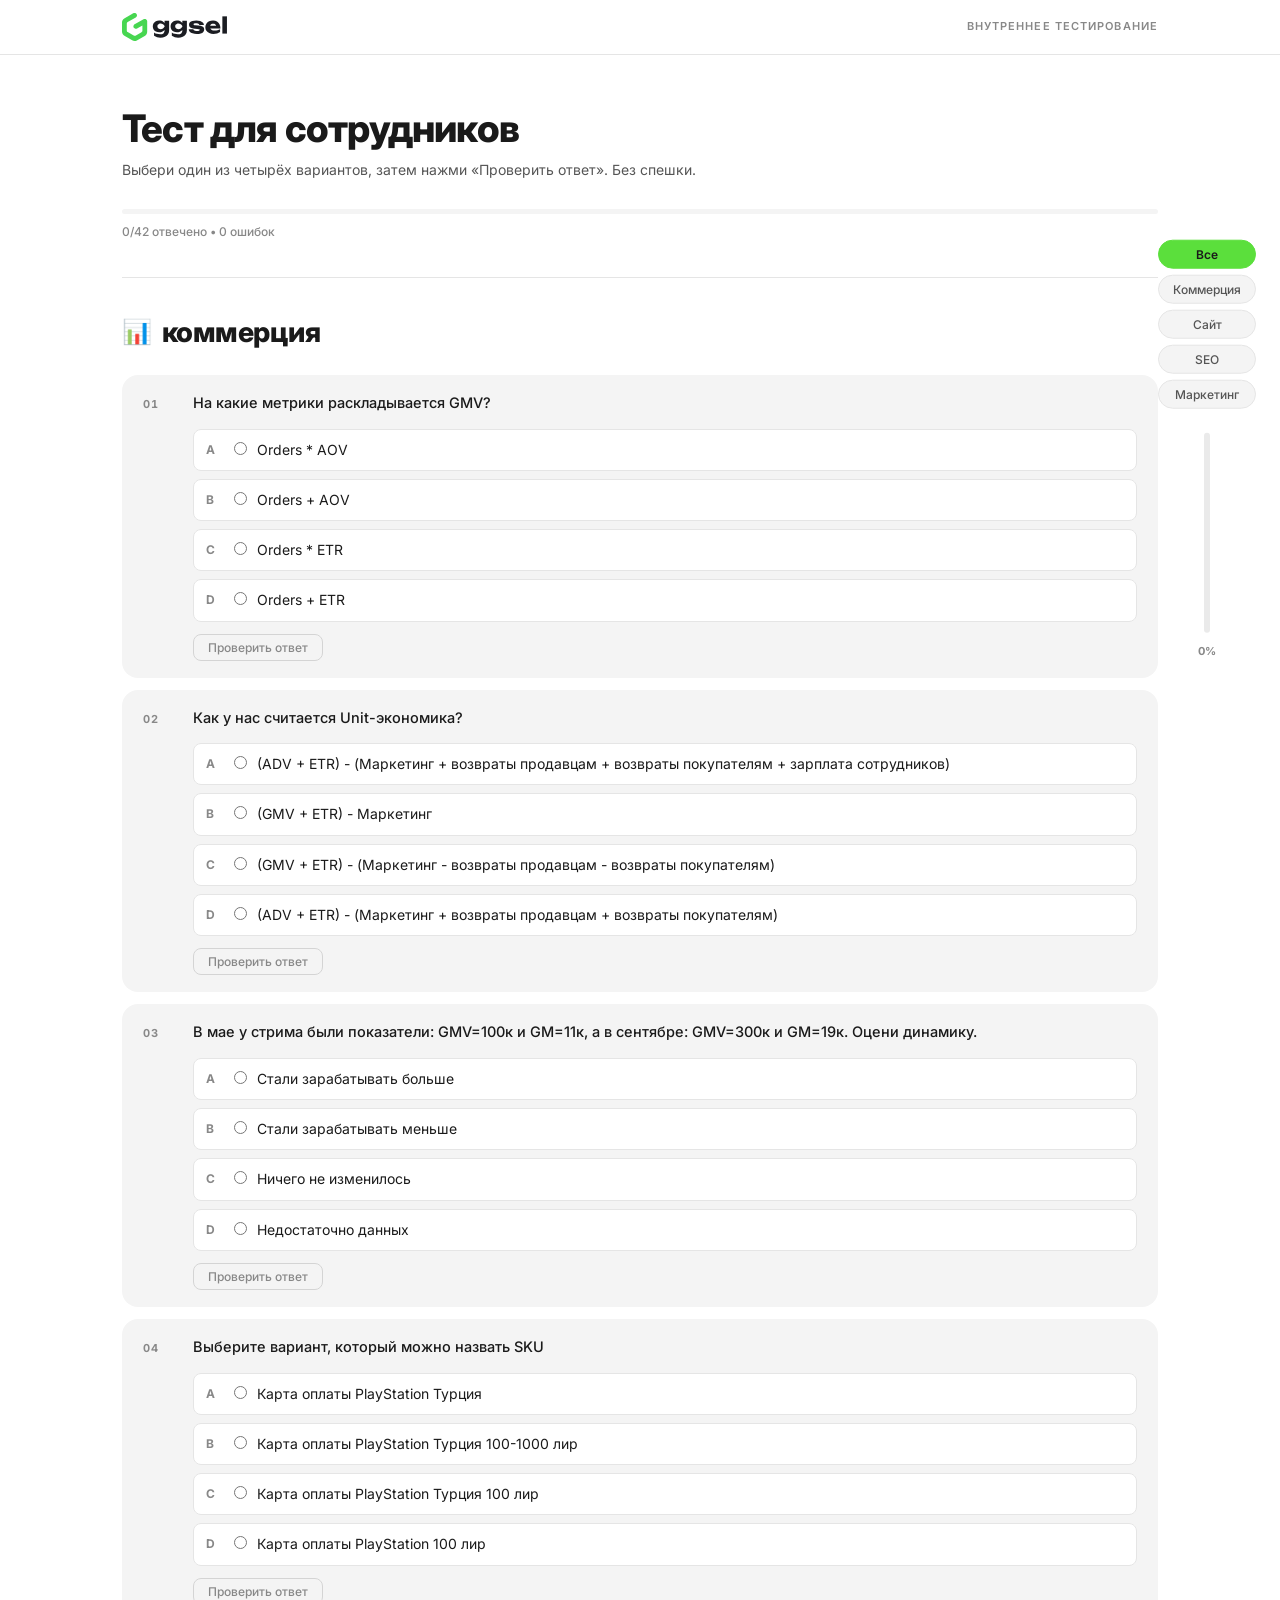
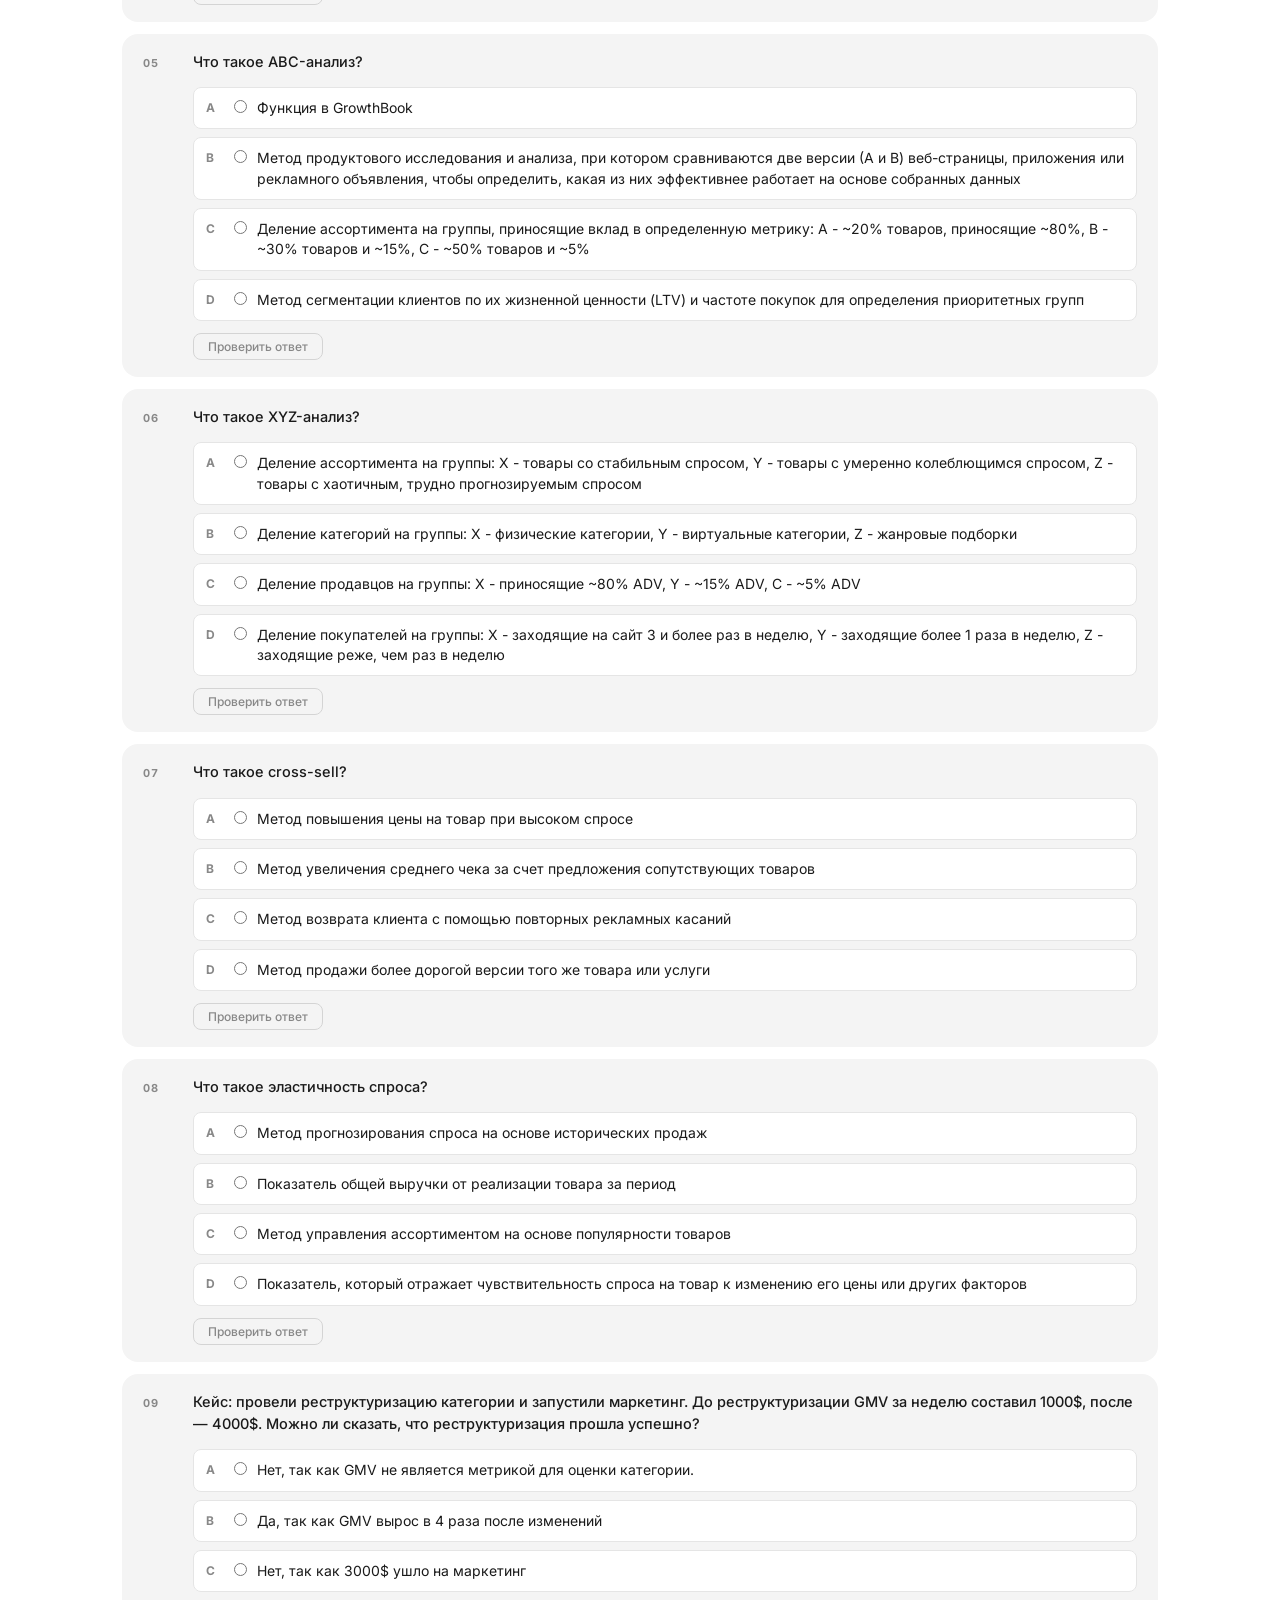
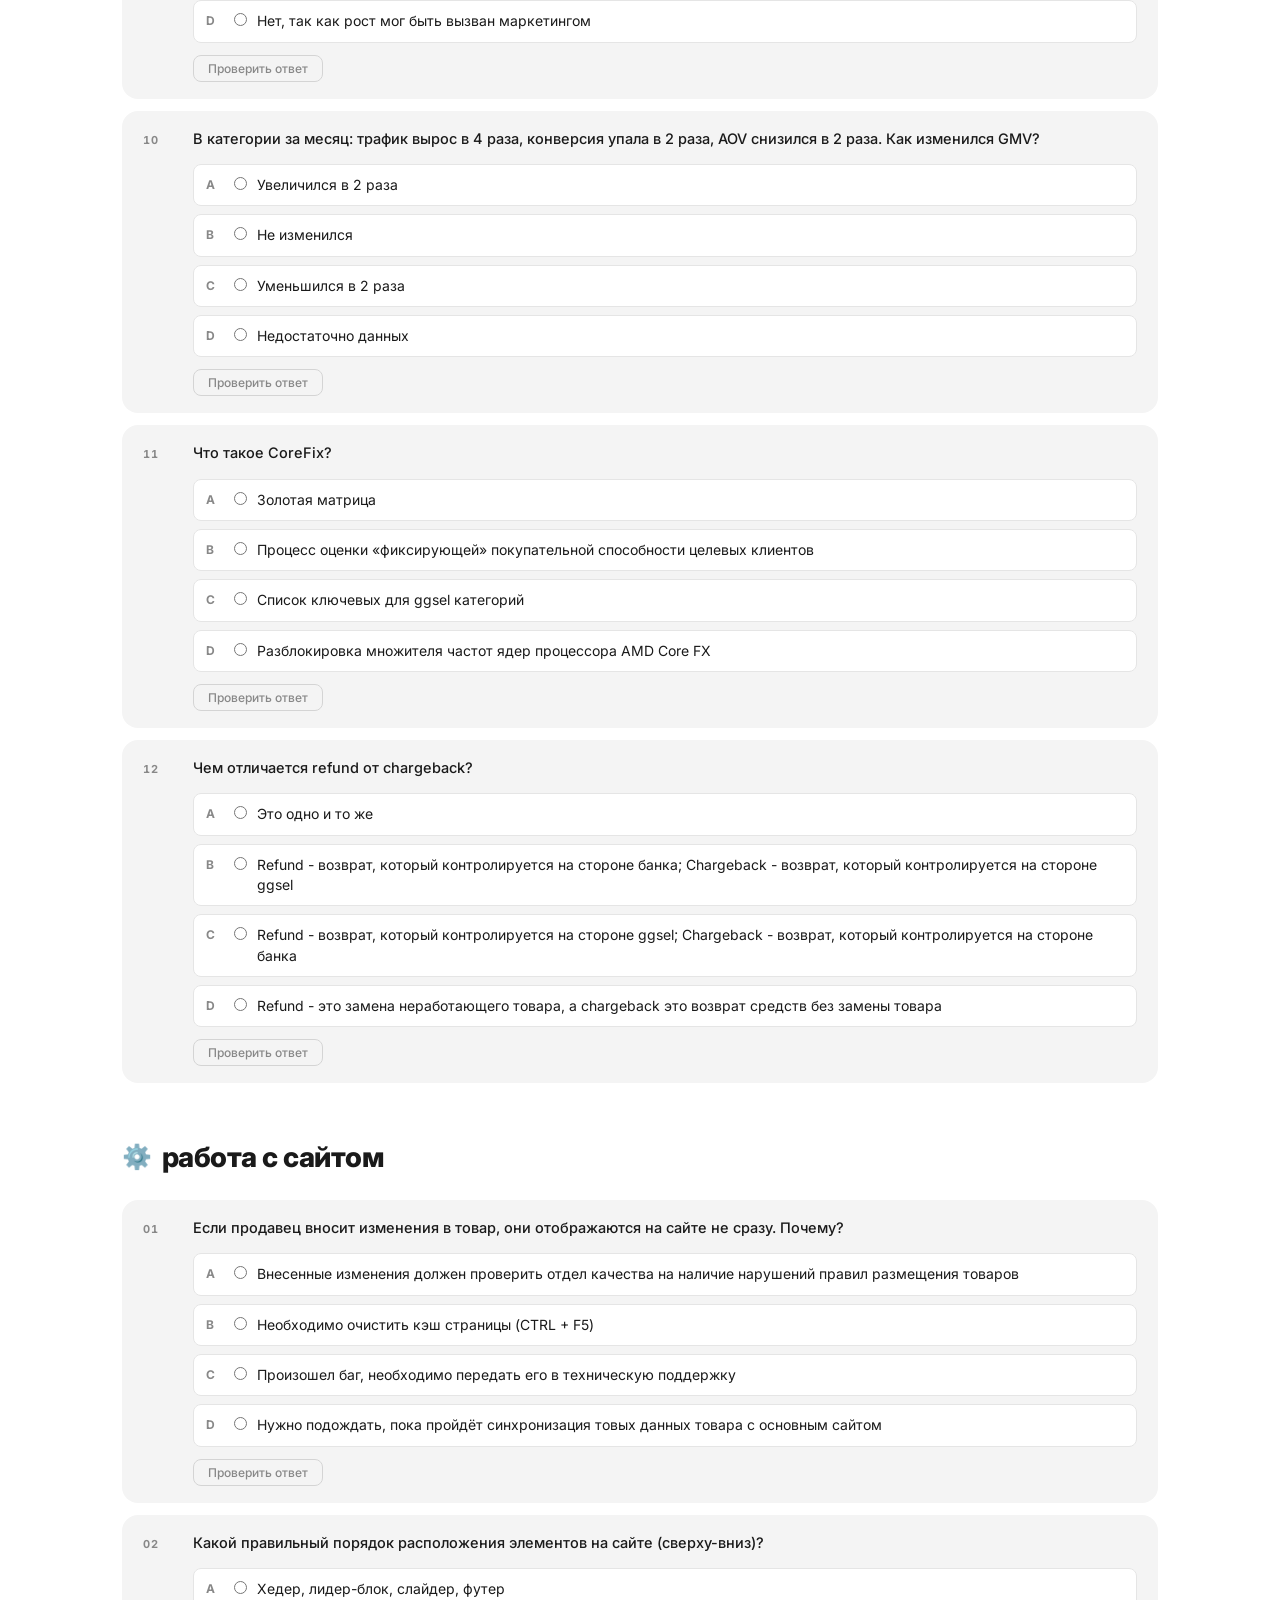
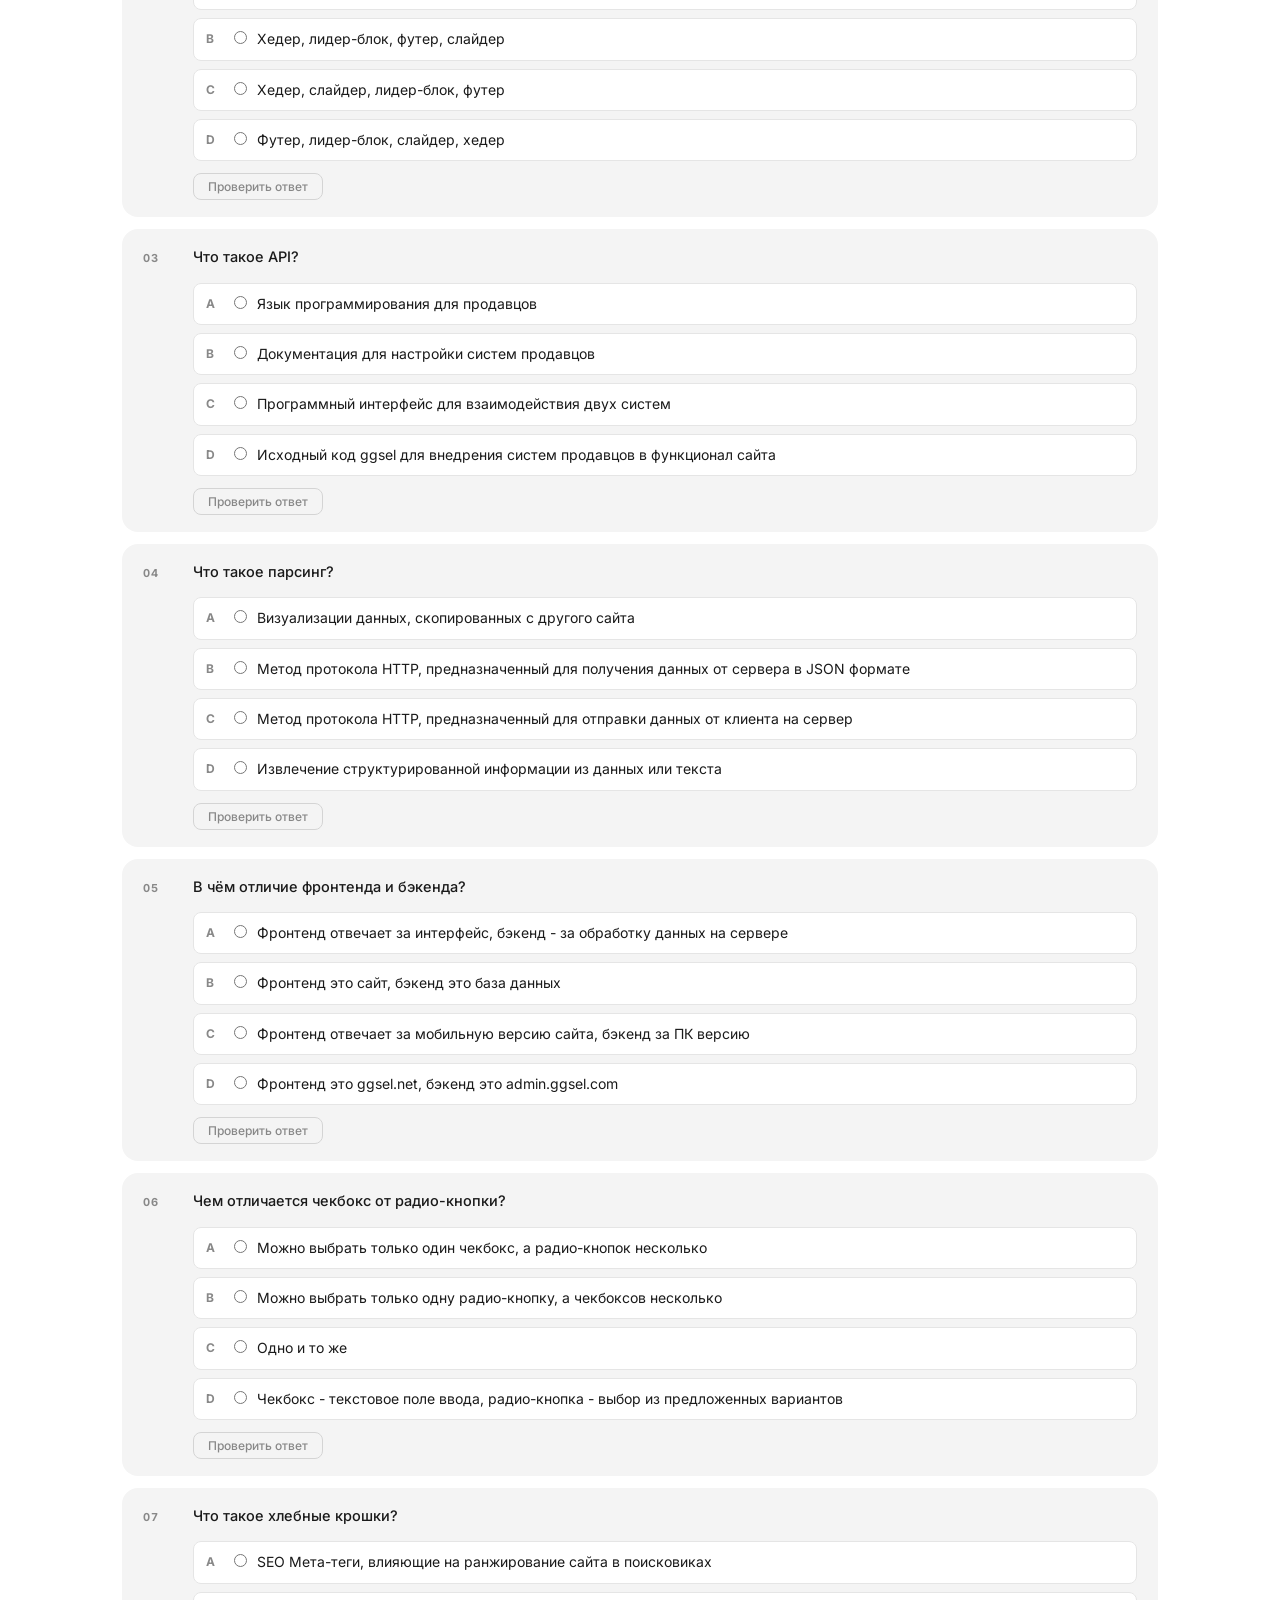
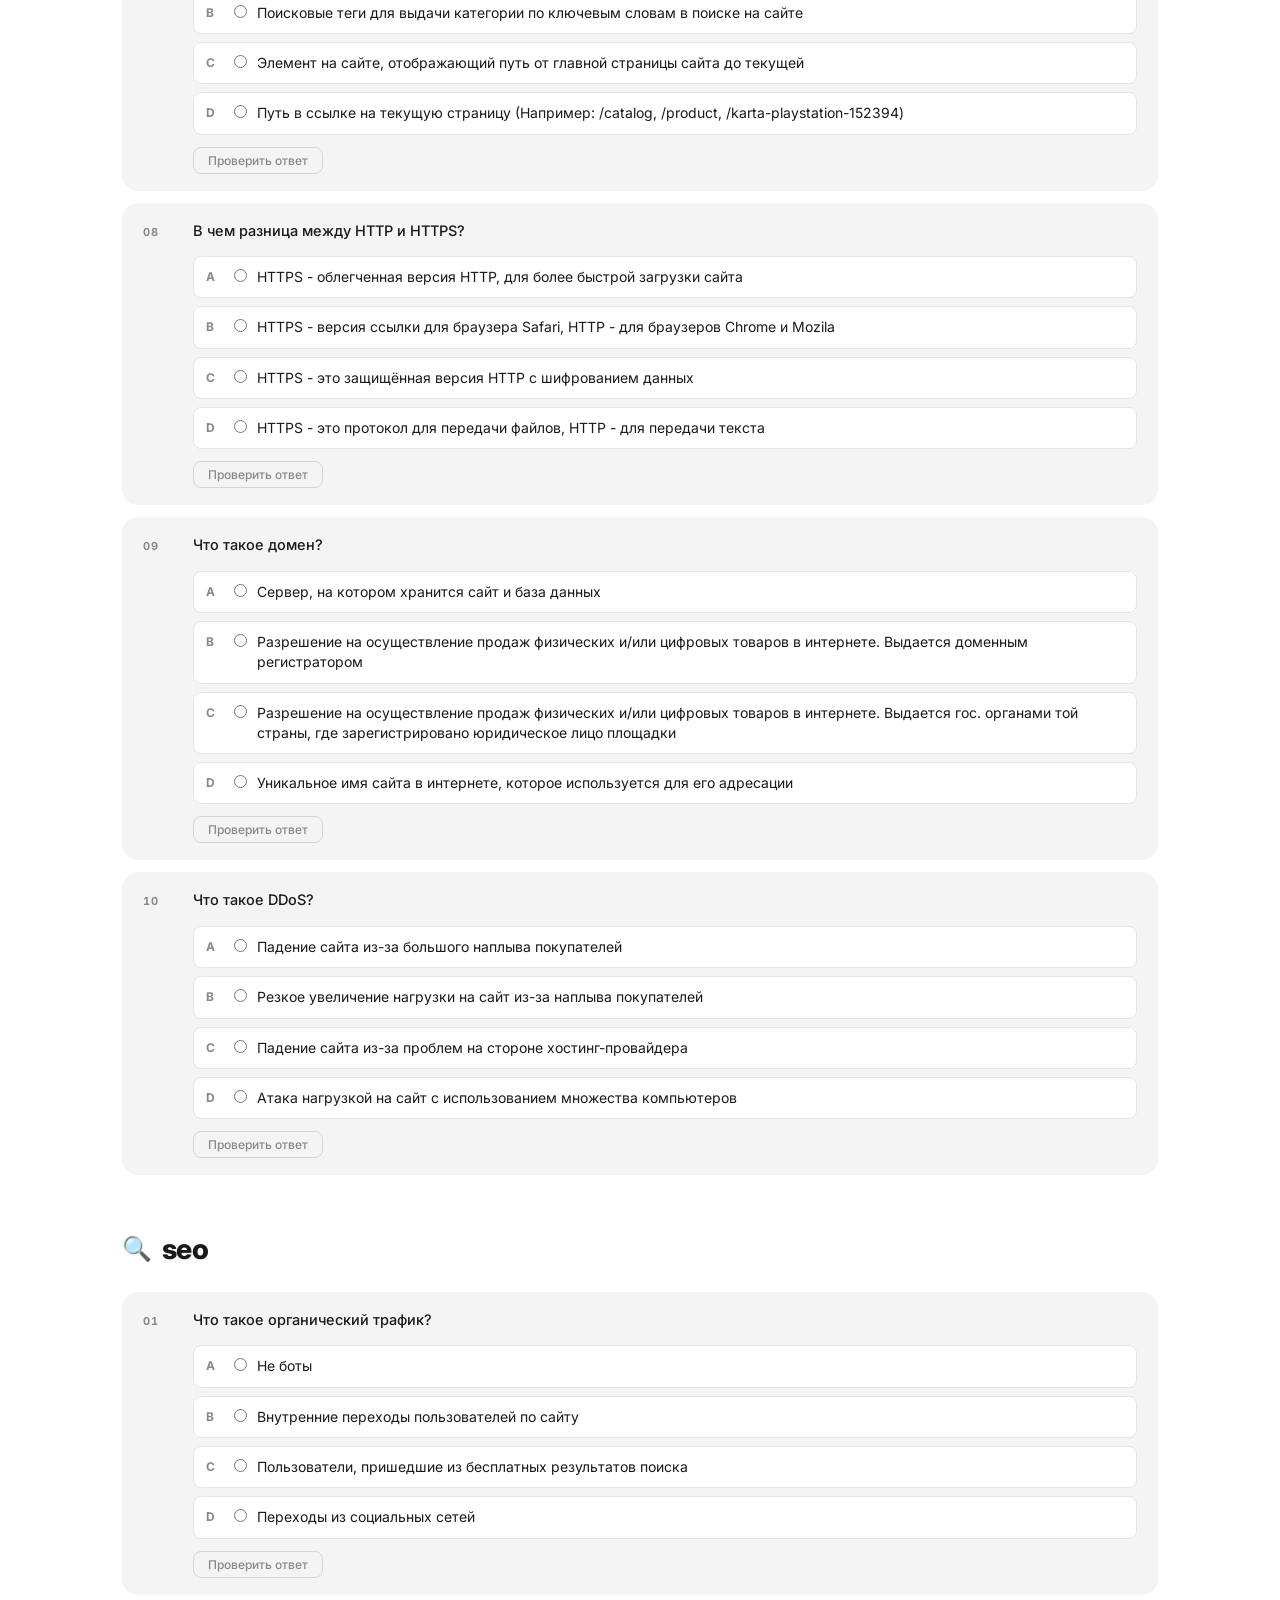
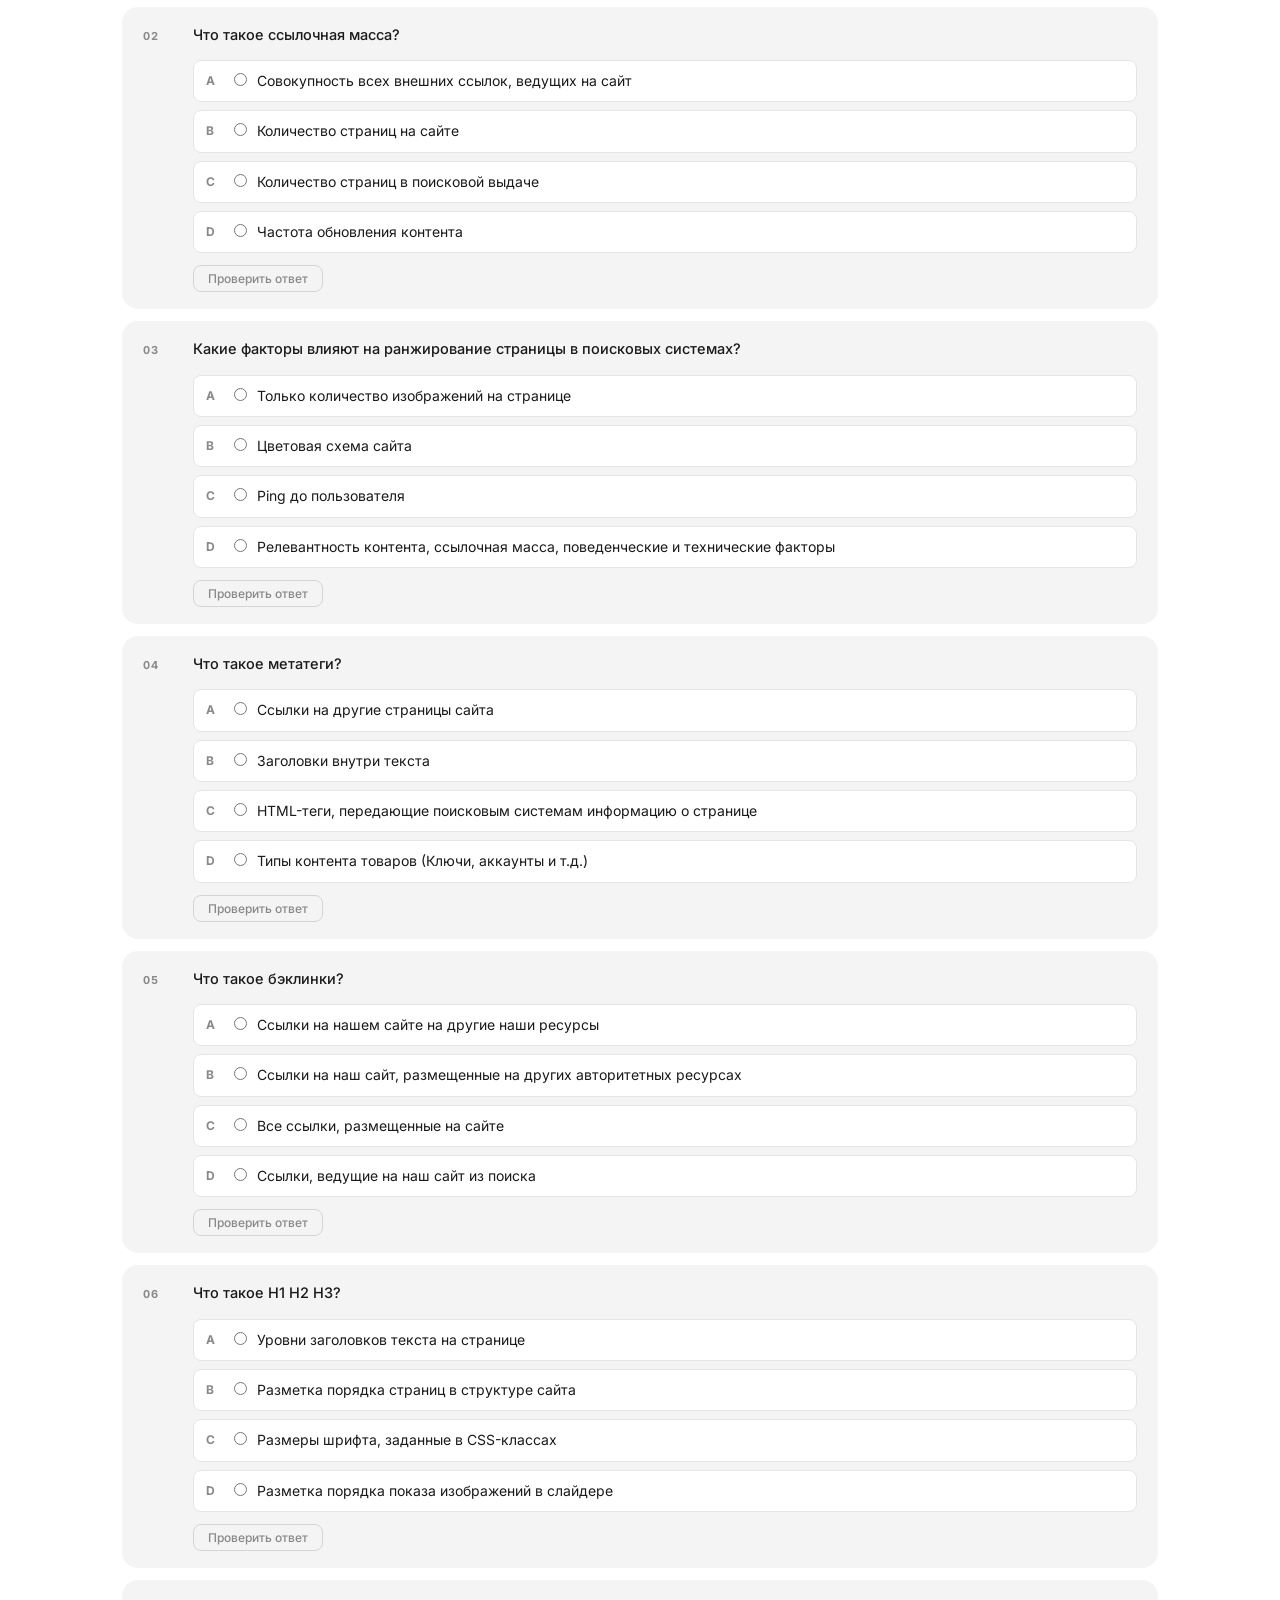
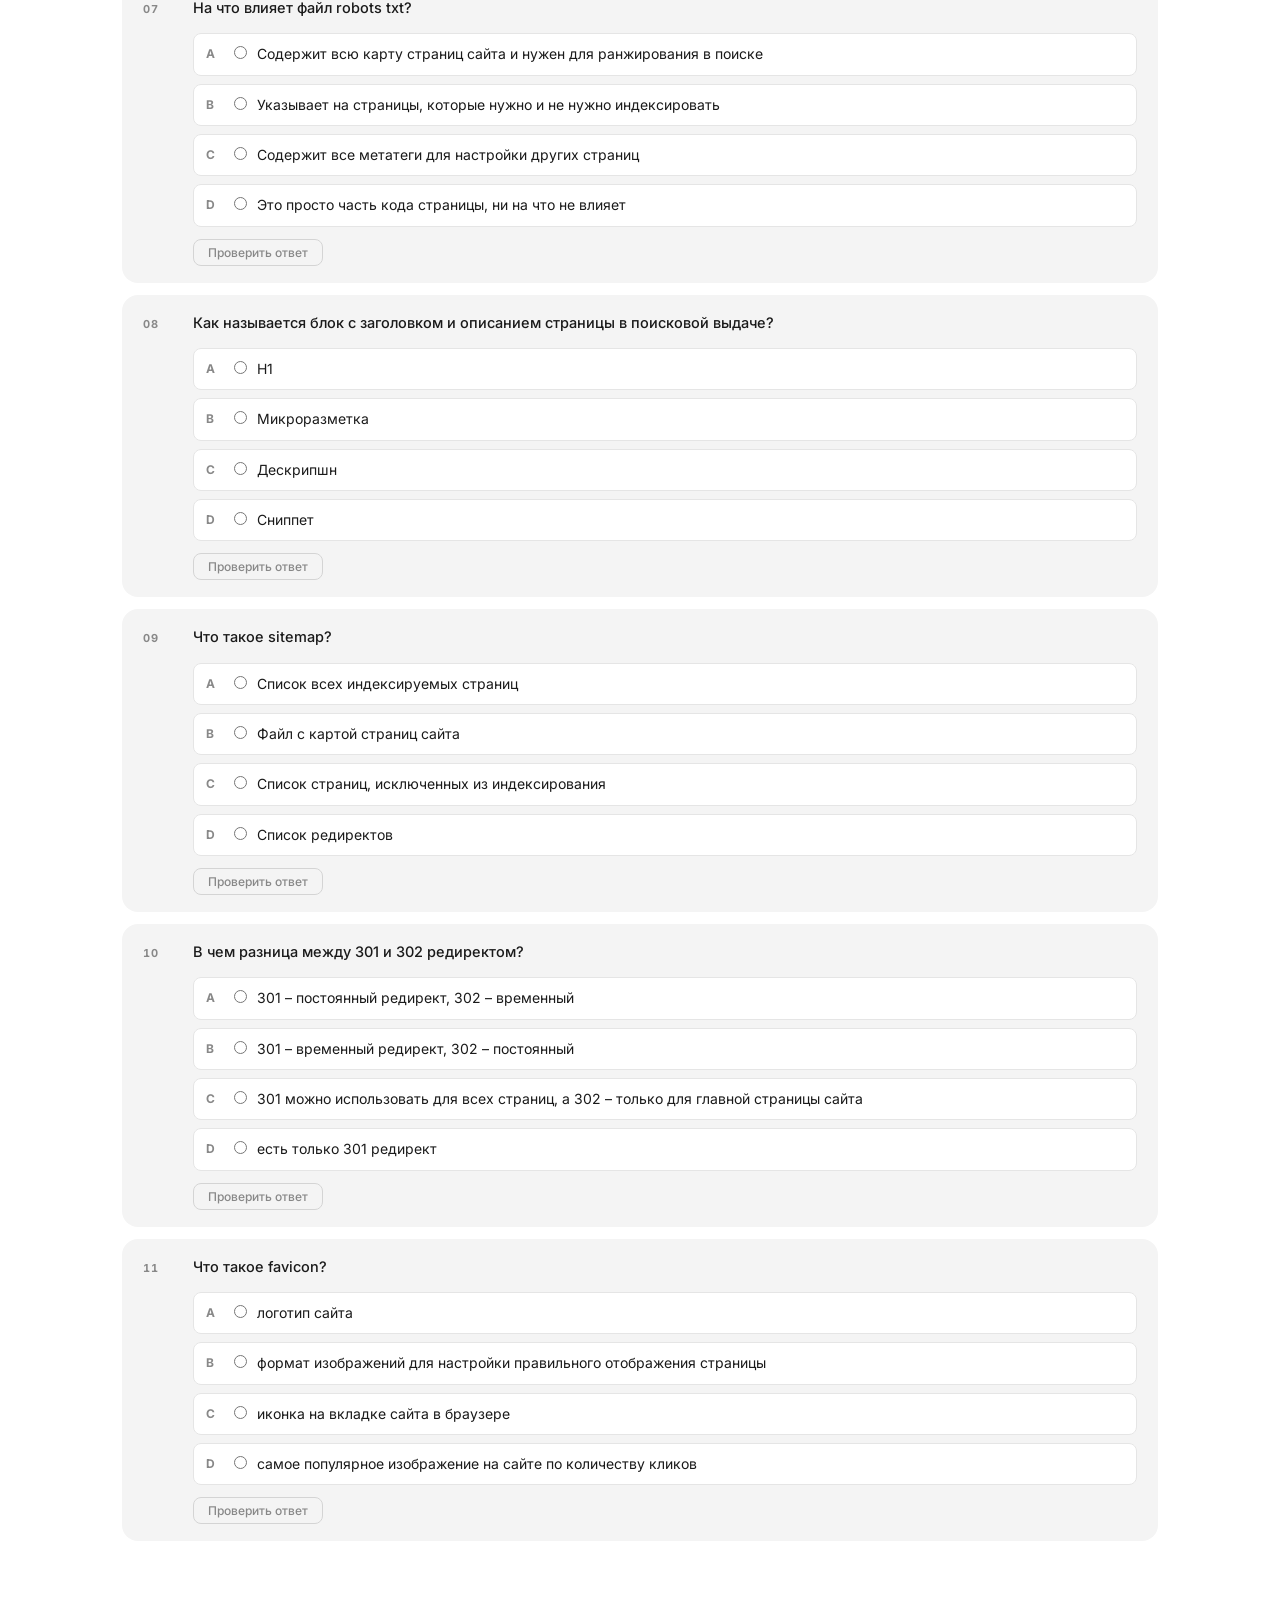
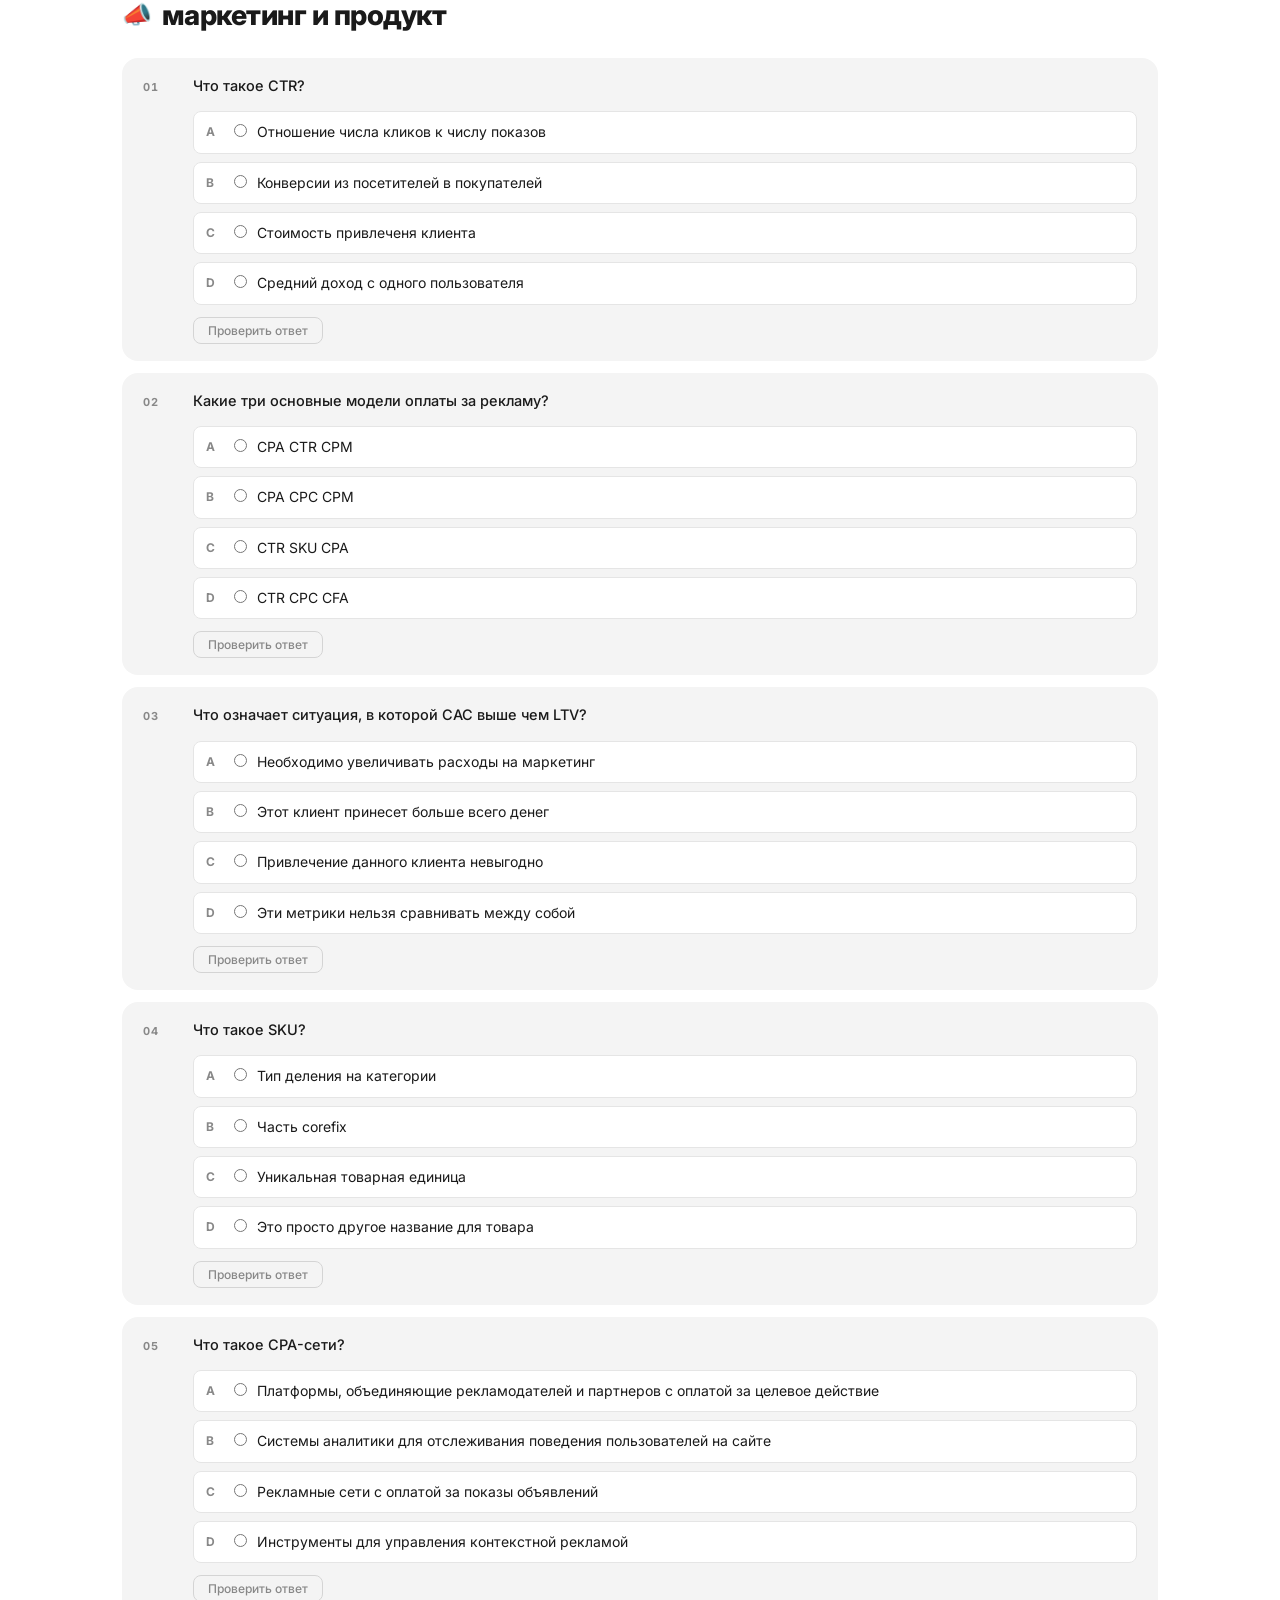
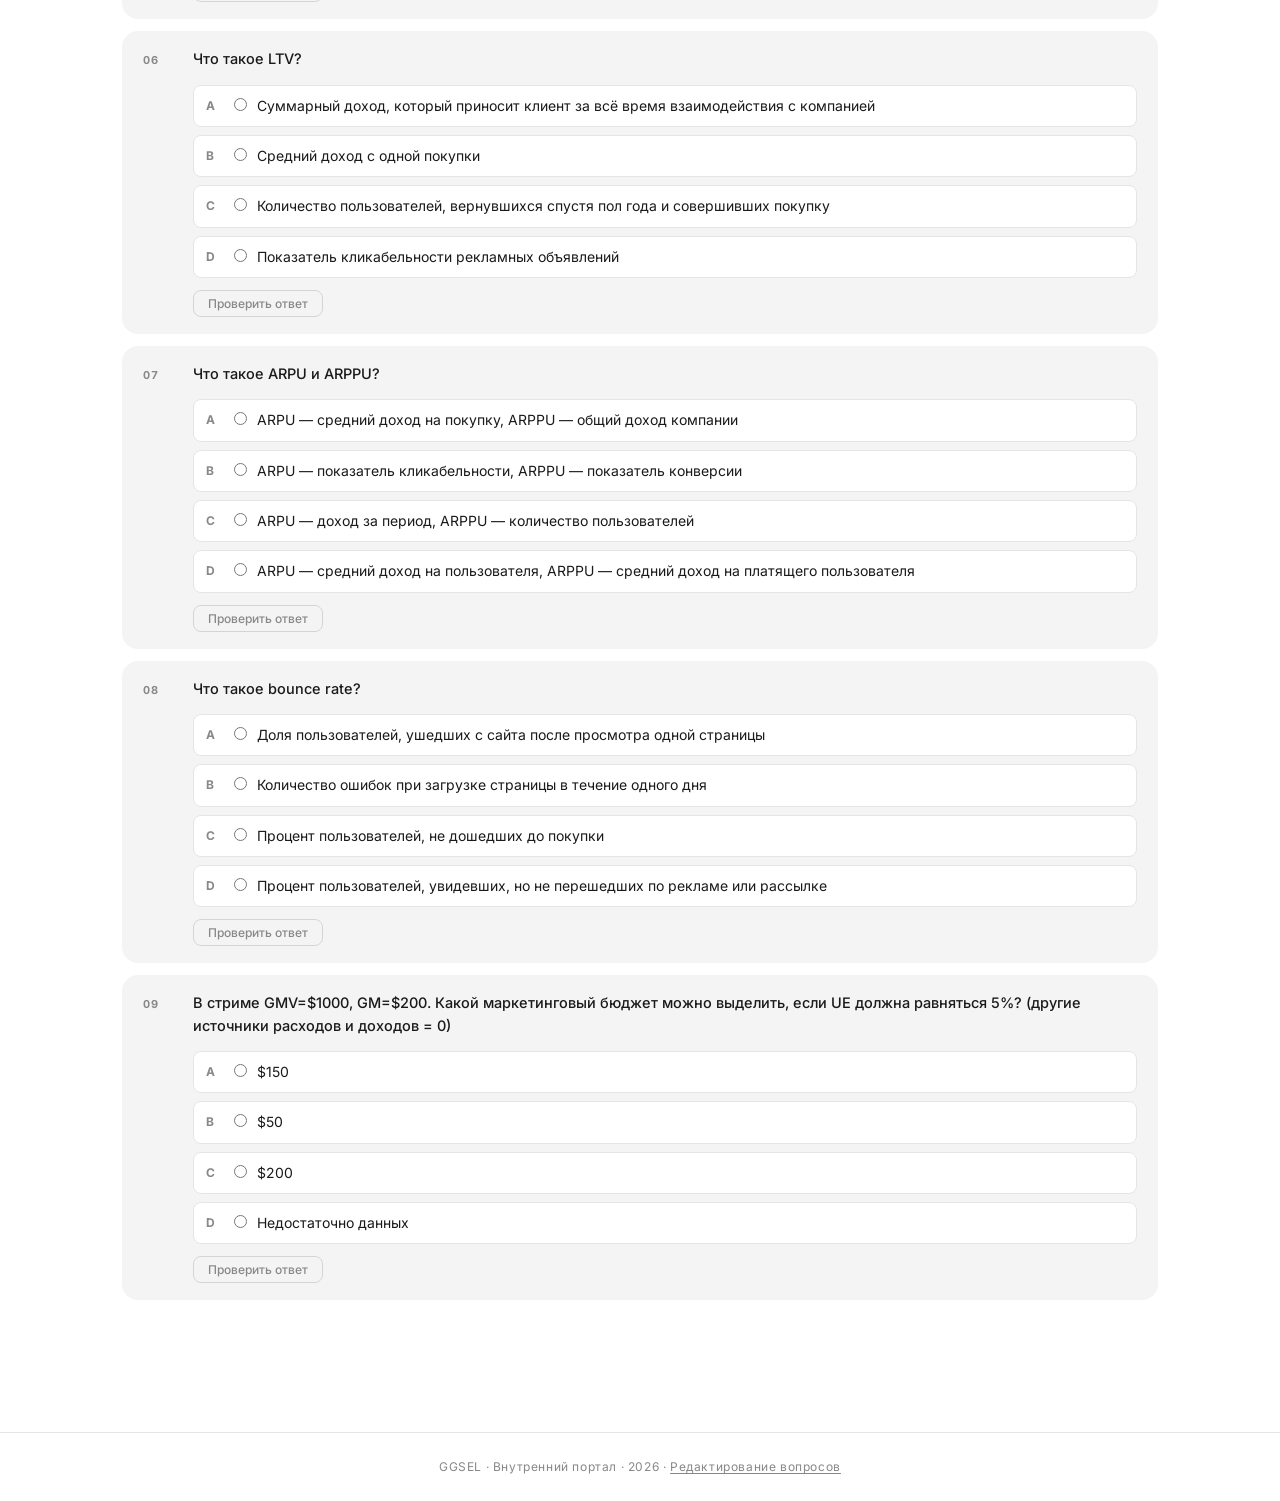
<file: index.html>
<!DOCTYPE html>
<html lang="ru">
<head>
  <meta charset="UTF-8" />
  <meta name="viewport" content="width=device-width, initial-scale=1.0" />
  <title>GGSEL — Тест для сотрудников</title>
  <link rel="stylesheet" href="style.css" />
</head>
<body>

  <header class="site-header">
    <div class="header-inner">
      <a class="logo" href="/"><img src="logo-ggsel.svg" alt="GGSEL" height="28" /></a>
      <div class="header-meta">Внутреннее тестирование</div>
    </div>
  </header>

  <main class="container">

    <section class="hero">
      <h1>Тест для сотрудников</h1>
      <p class="hero-sub">Выбери один из четырёх вариантов, затем нажми «Проверить ответ». Без спешки.</p>
      <div class="progress-bar-wrap">
        <div class="progress-bar" id="progressBar">
          <div class="progress-bar-line" id="progressBarCorrect"></div>
          <div class="progress-bar-line red" id="progressBarIncorrect"></div>
        </div>
      </div>
      <div class="progress-label" id="progressLabel">0 / 0 отвечено • 0 ошибок</div>
    </section>

    <p id="quizError" class="quiz-error" hidden></p>
    <div id="quizSections"></div>

  </main>

  <footer class="site-footer">
    <p>GGSEL · Внутренний портал · 2026 · <a class="footer-link" href="admin.html">Редактирование вопросов</a></p>
  </footer>

  <aside class="side-panel">
    <nav class="side-nav" id="filterNav"></nav>
    <div class="side-progress">
      <div class="side-progress-track">
        <div class="side-progress-fill" id="sideProgressBar">
          <div class="side-progress-fill-line red" id="sideProgressBarIncorrect"></div>
          <div class="side-progress-fill-line" id="sideProgressBarCorrect"></div>
        </div>
      </div>
      <div class="side-progress-label" id="sideProgressLabel">0%</div>
    </div>
  </aside>

  <script src="script.js"></script>
</body>
</html>
</file>
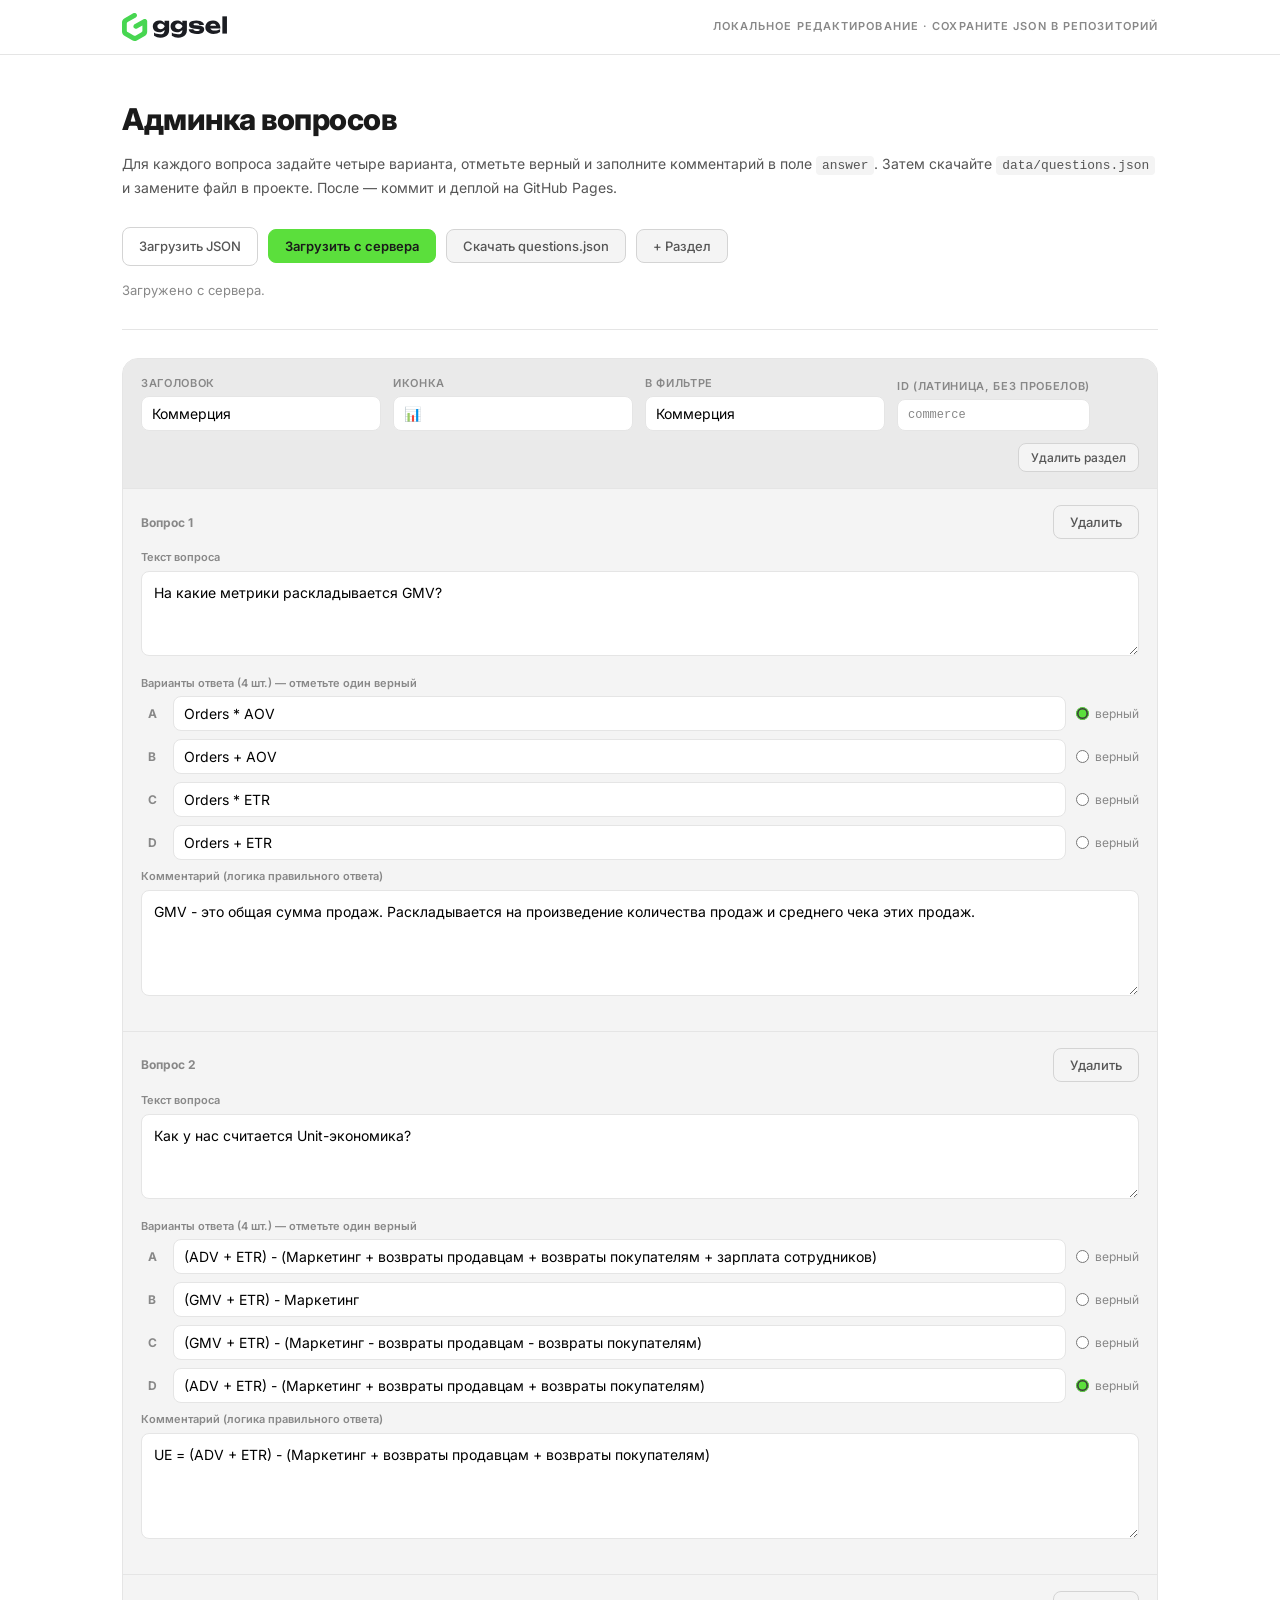
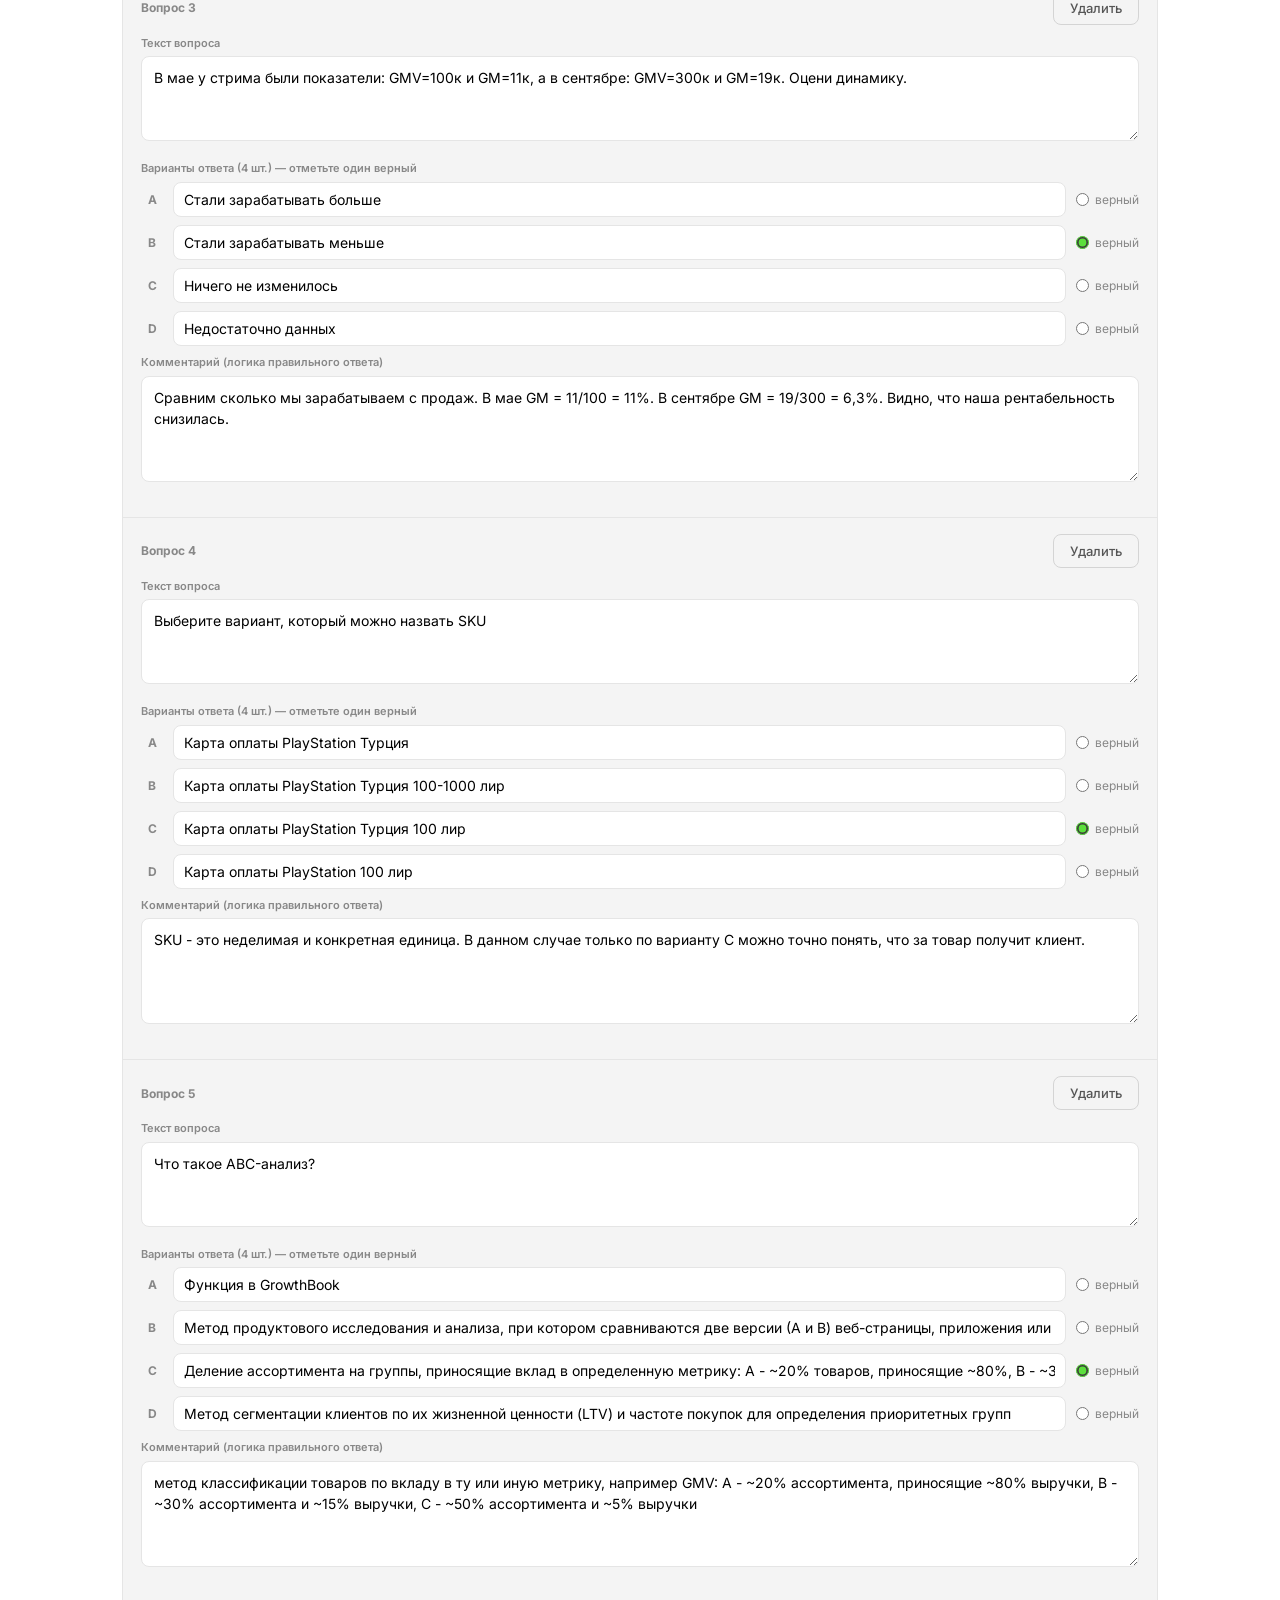
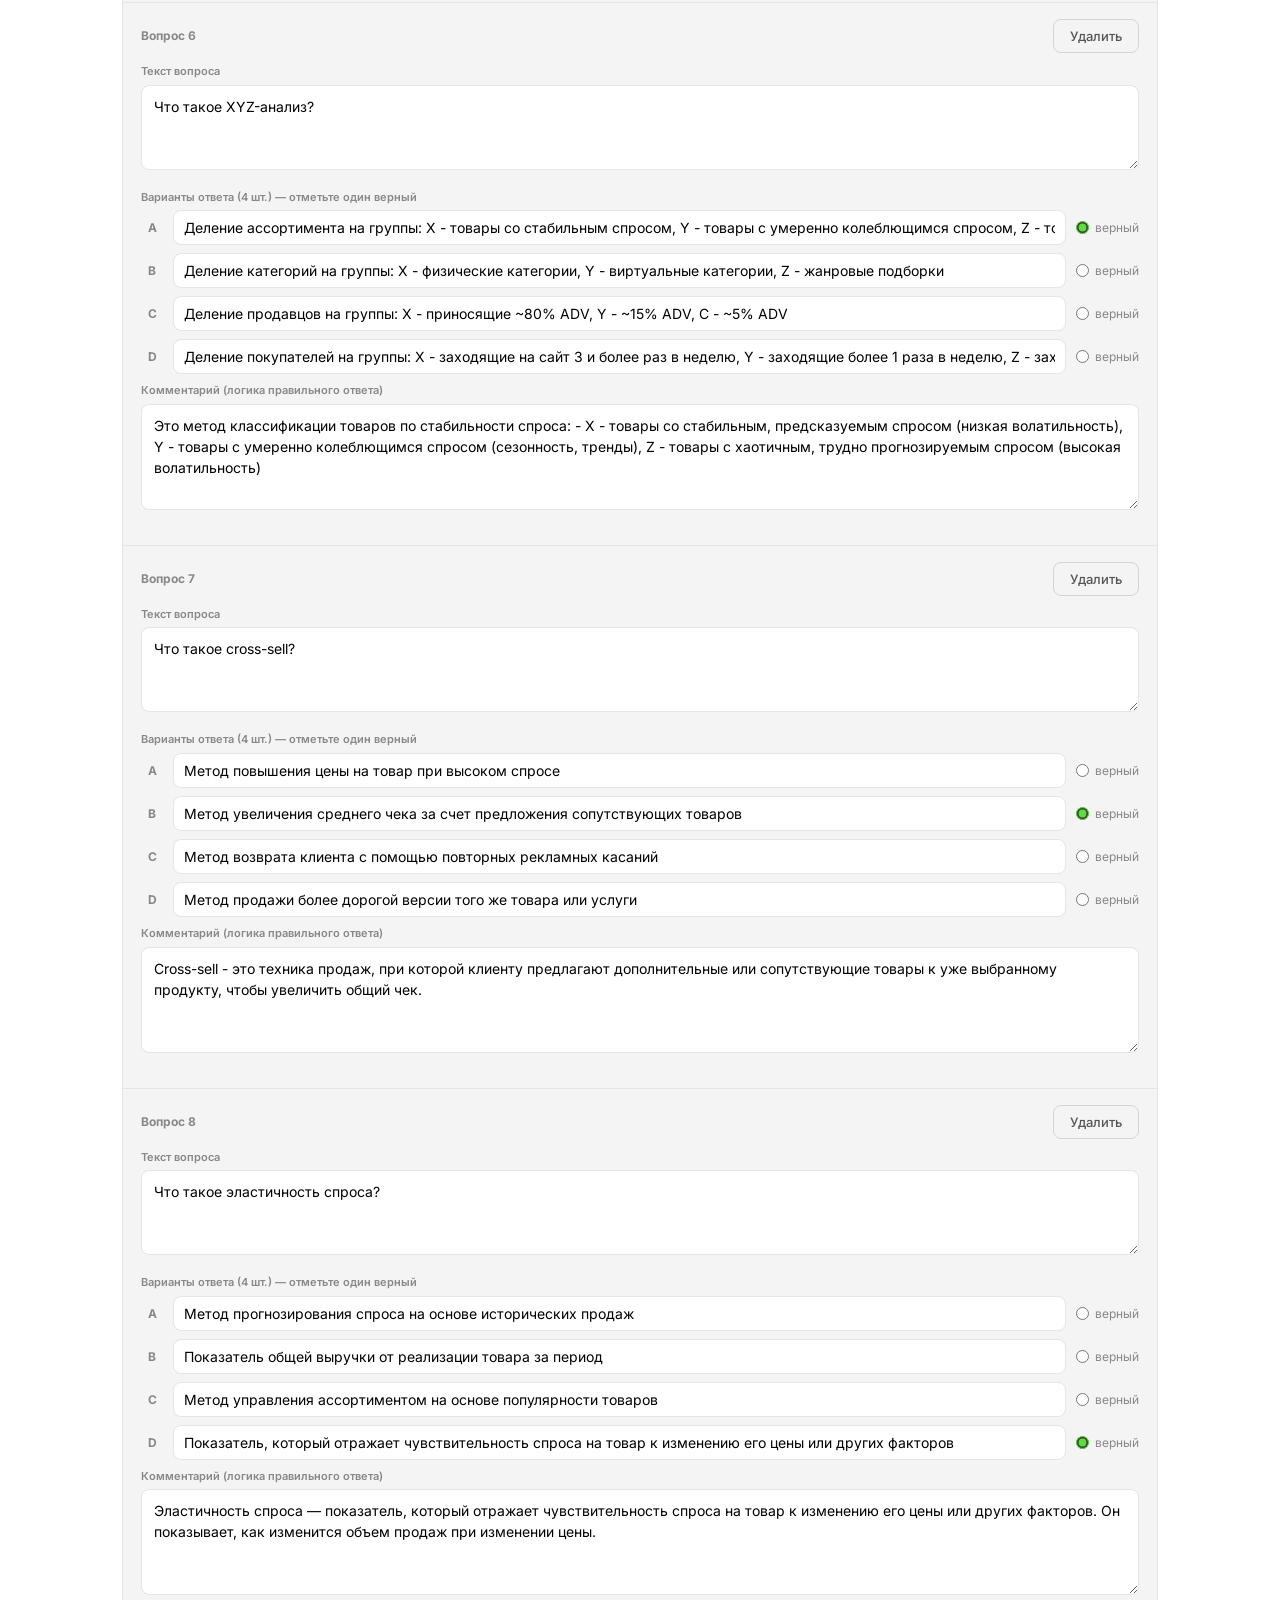
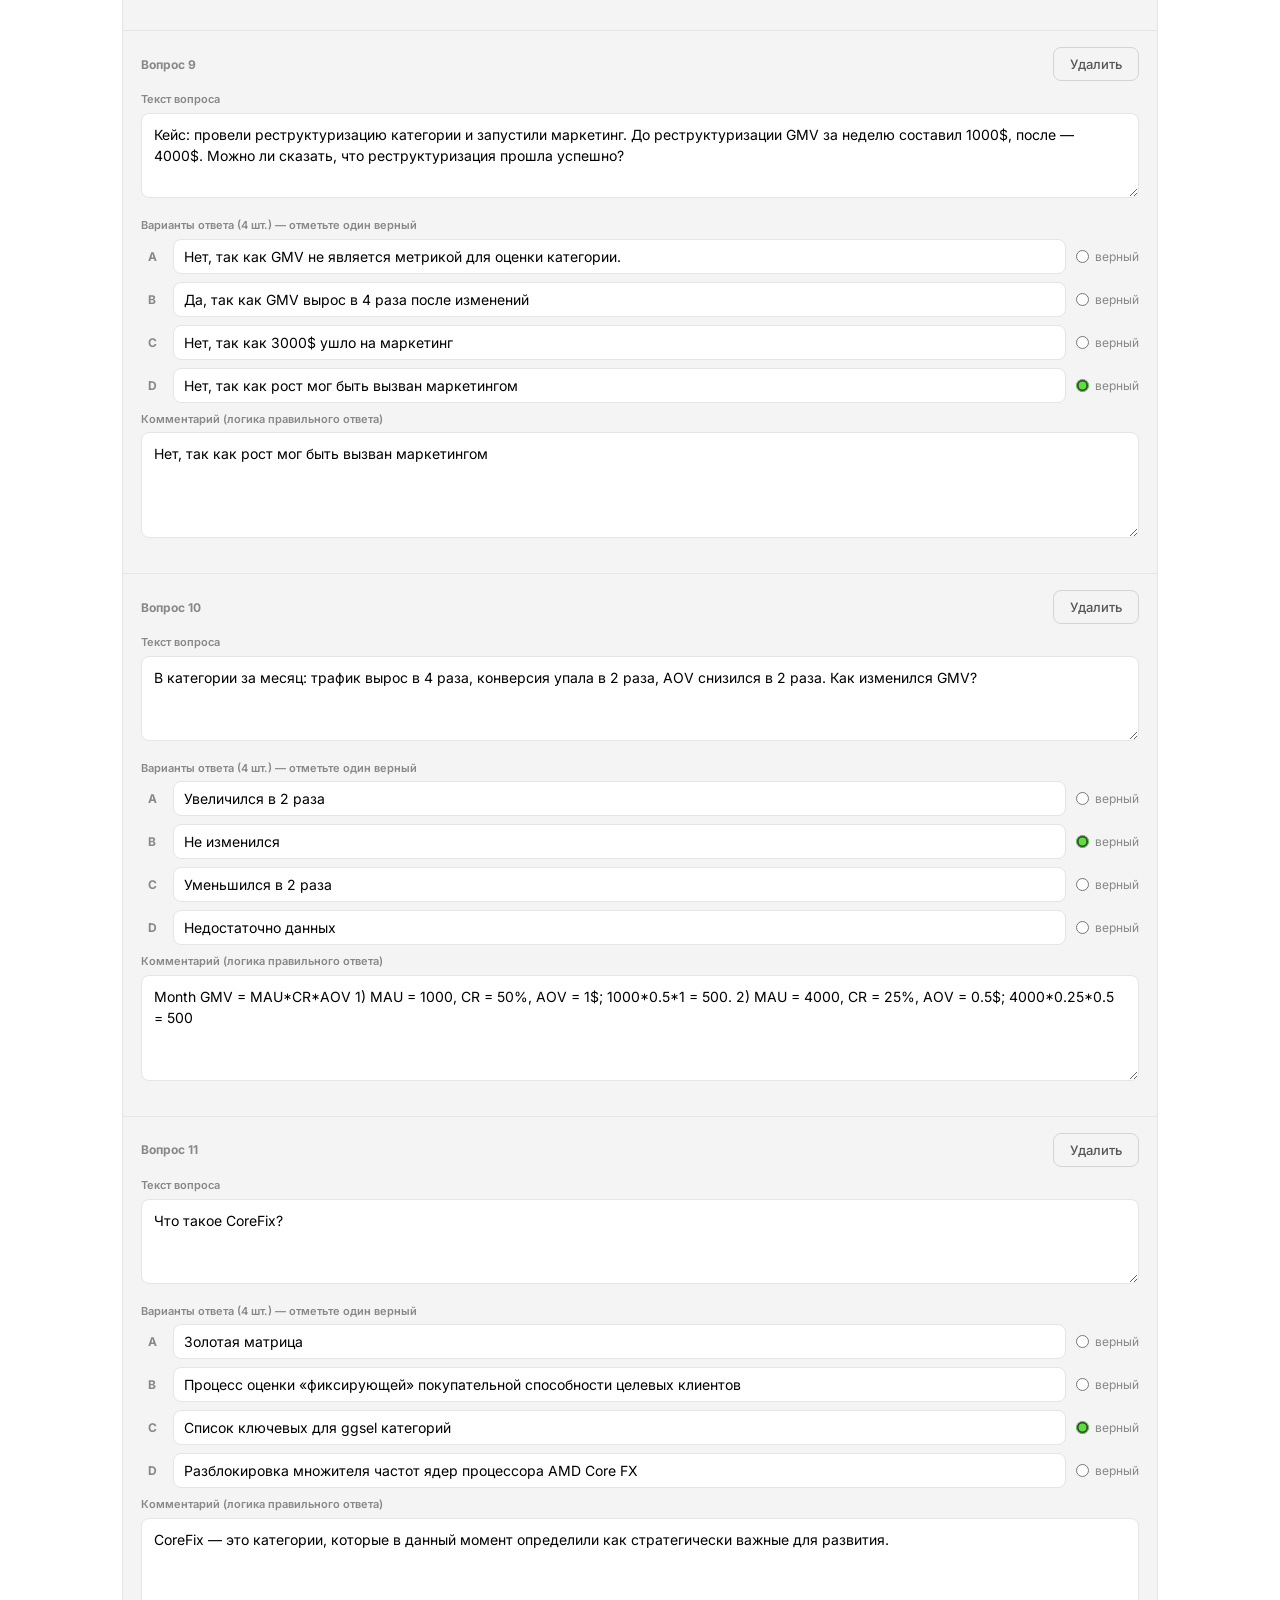
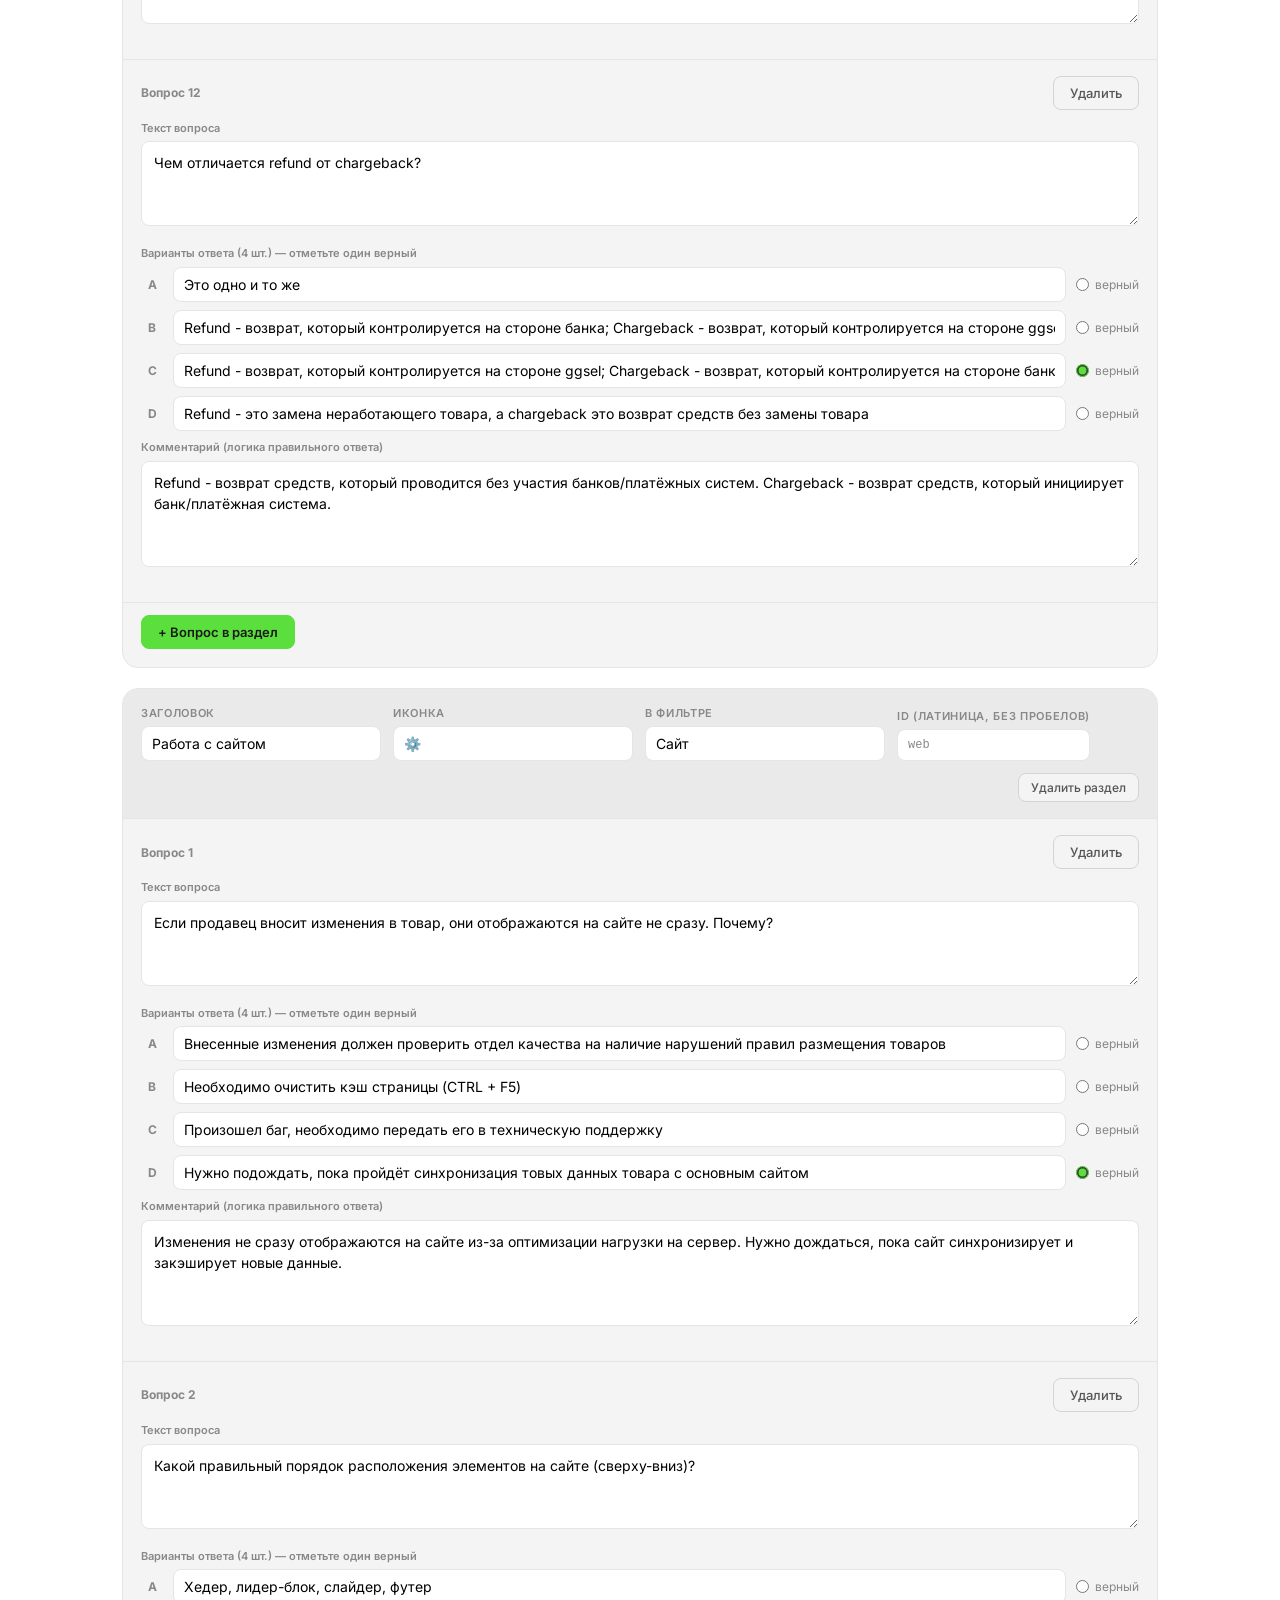
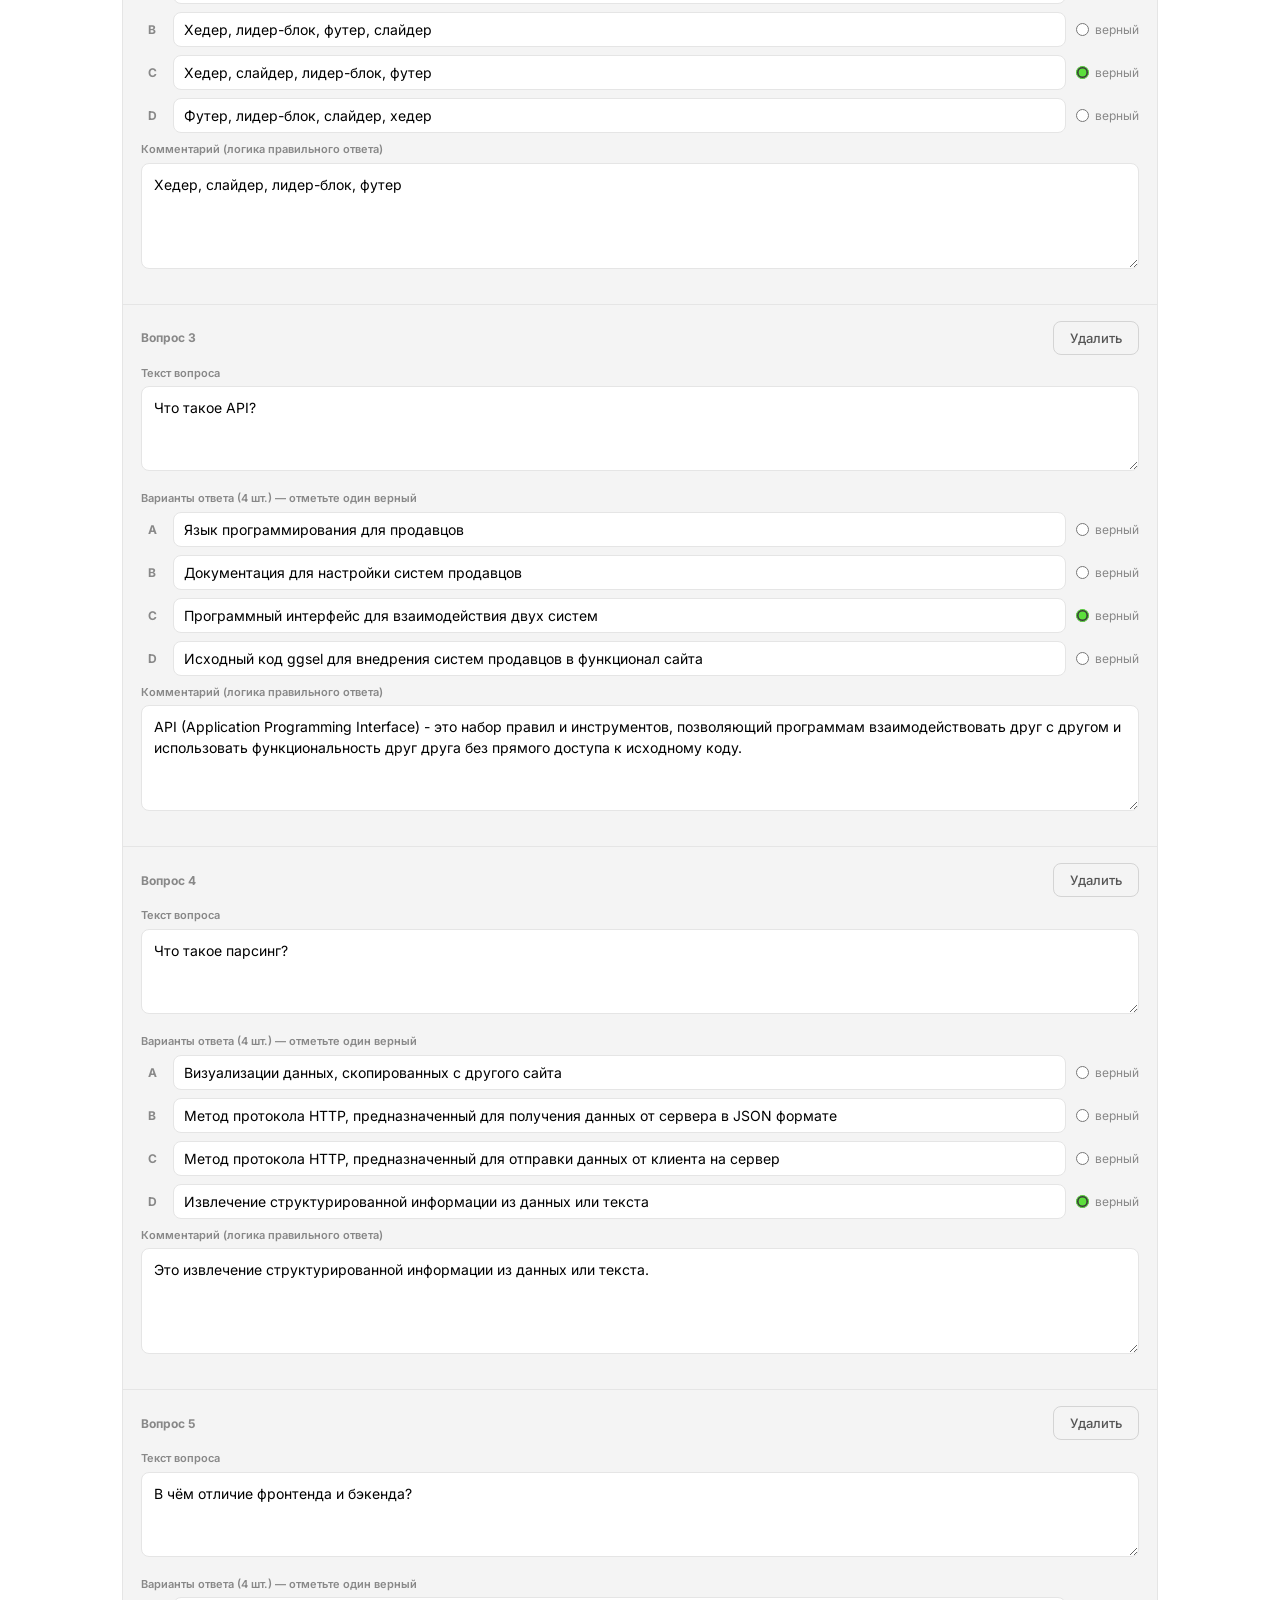
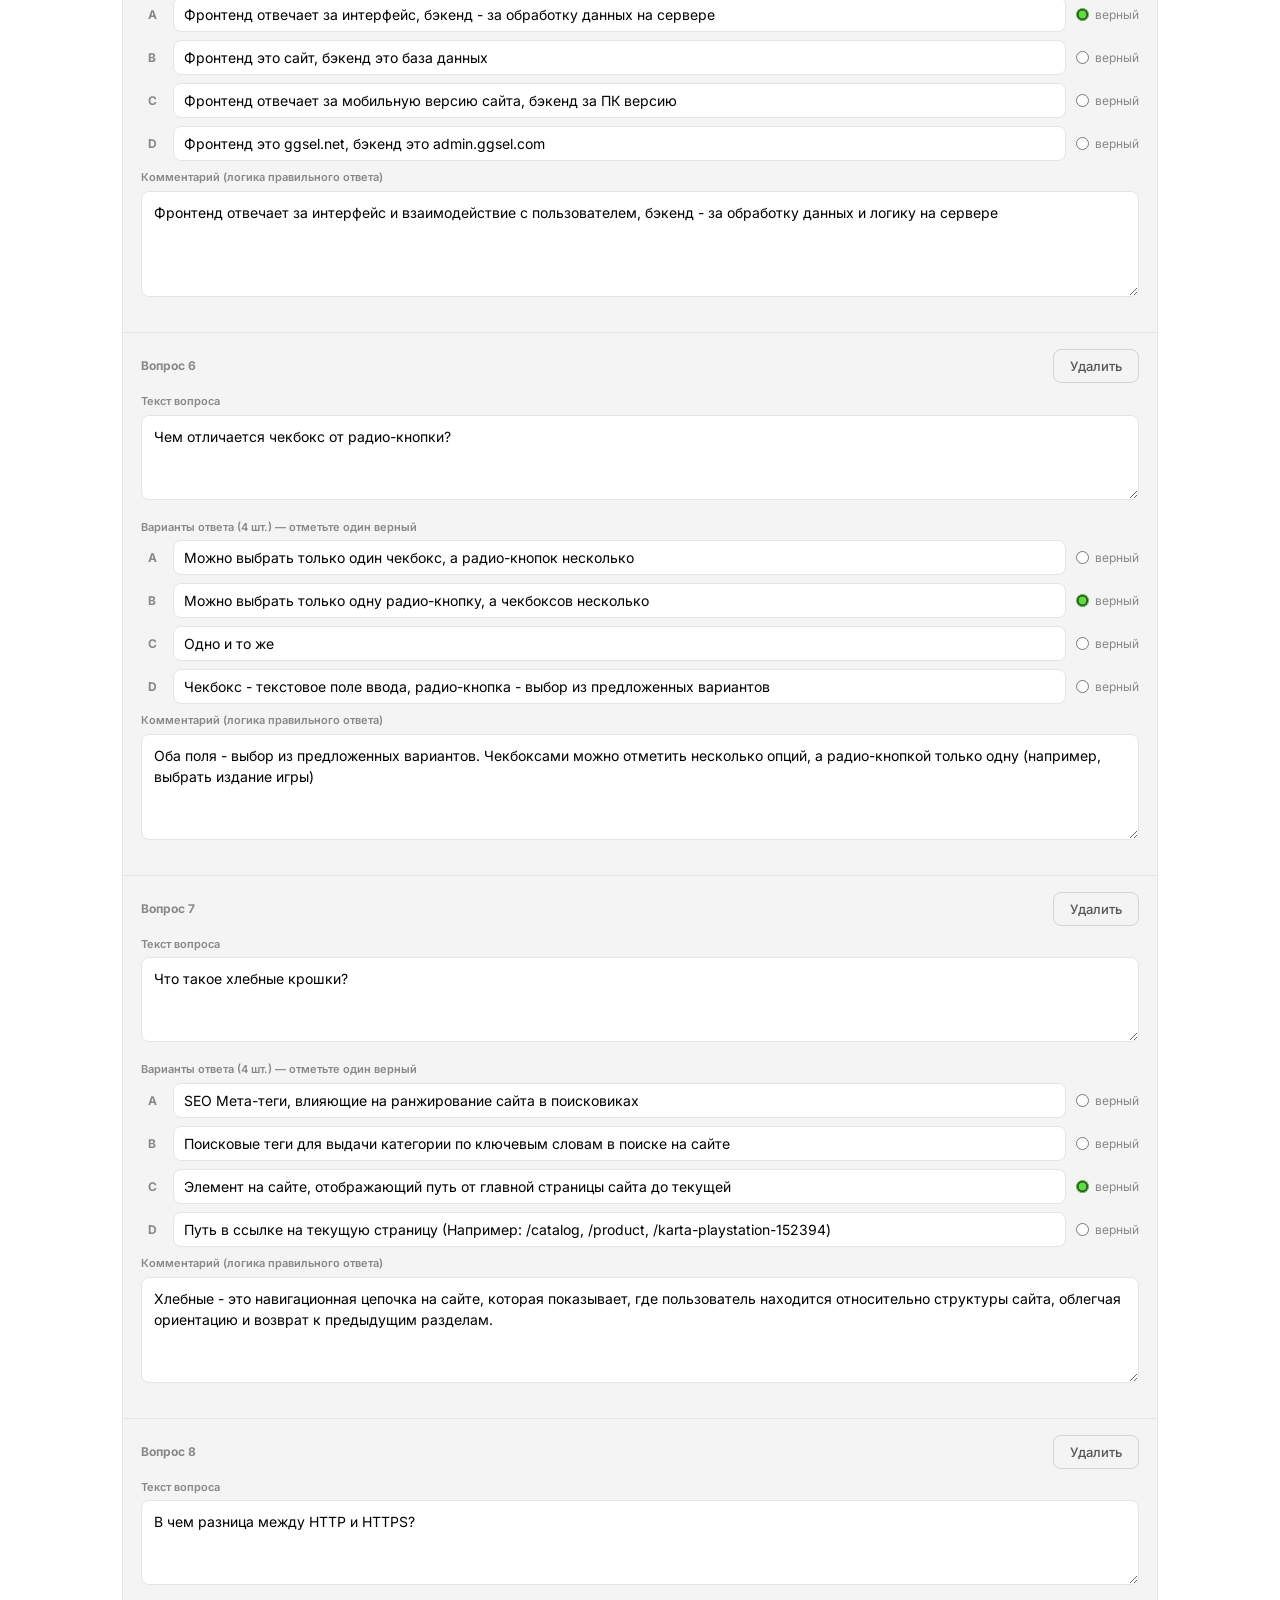
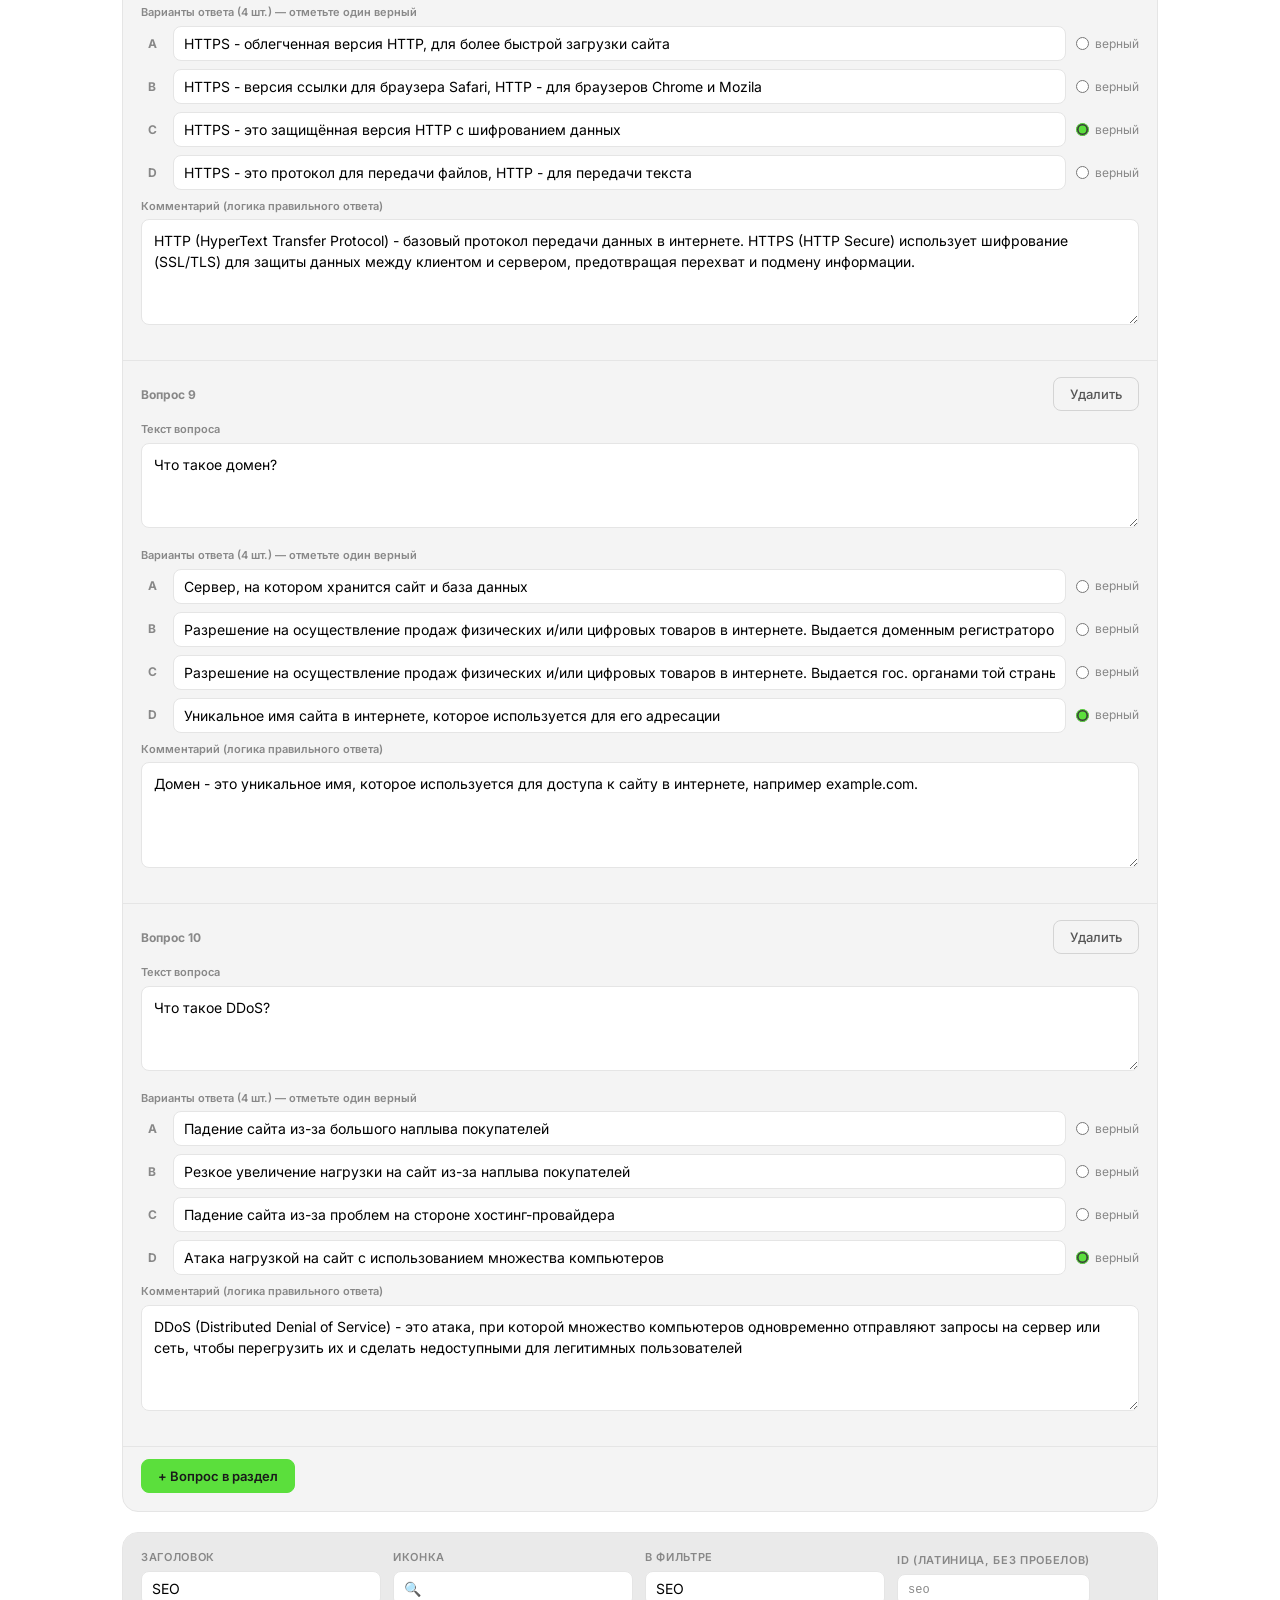
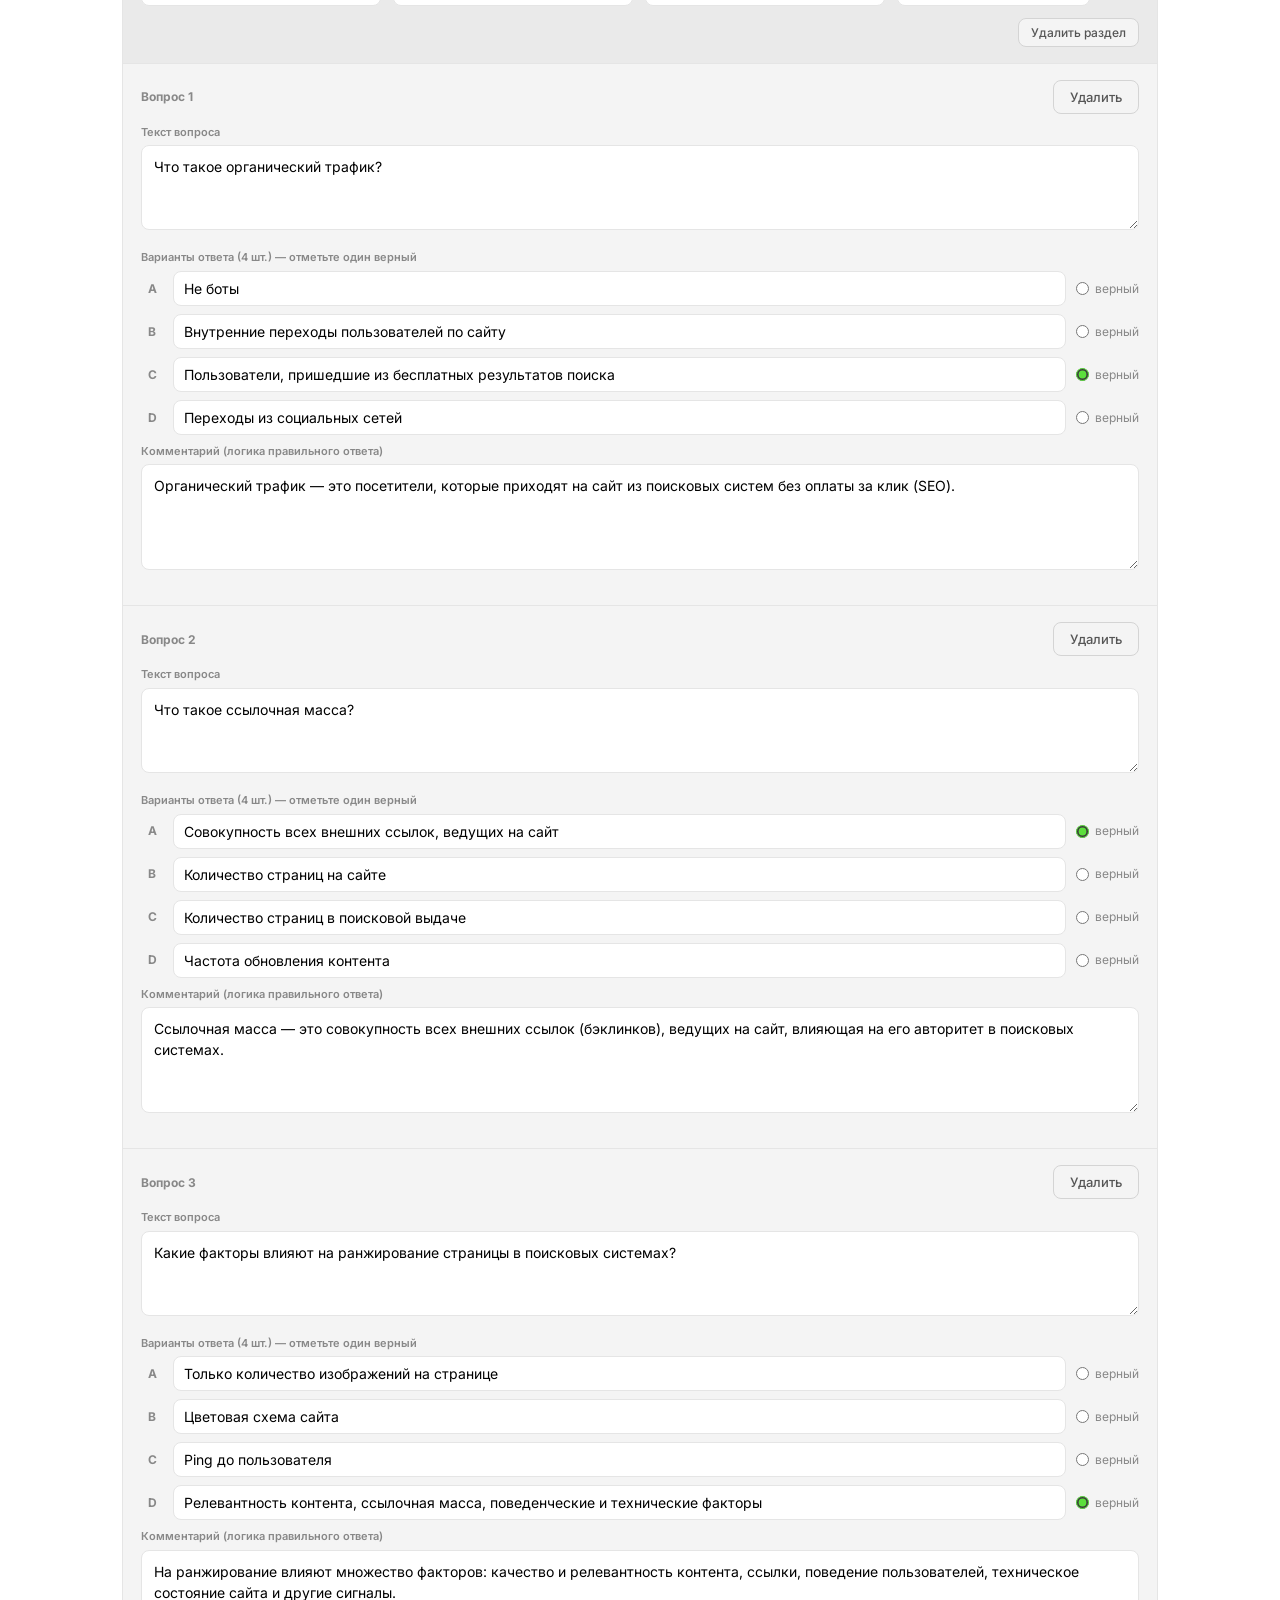
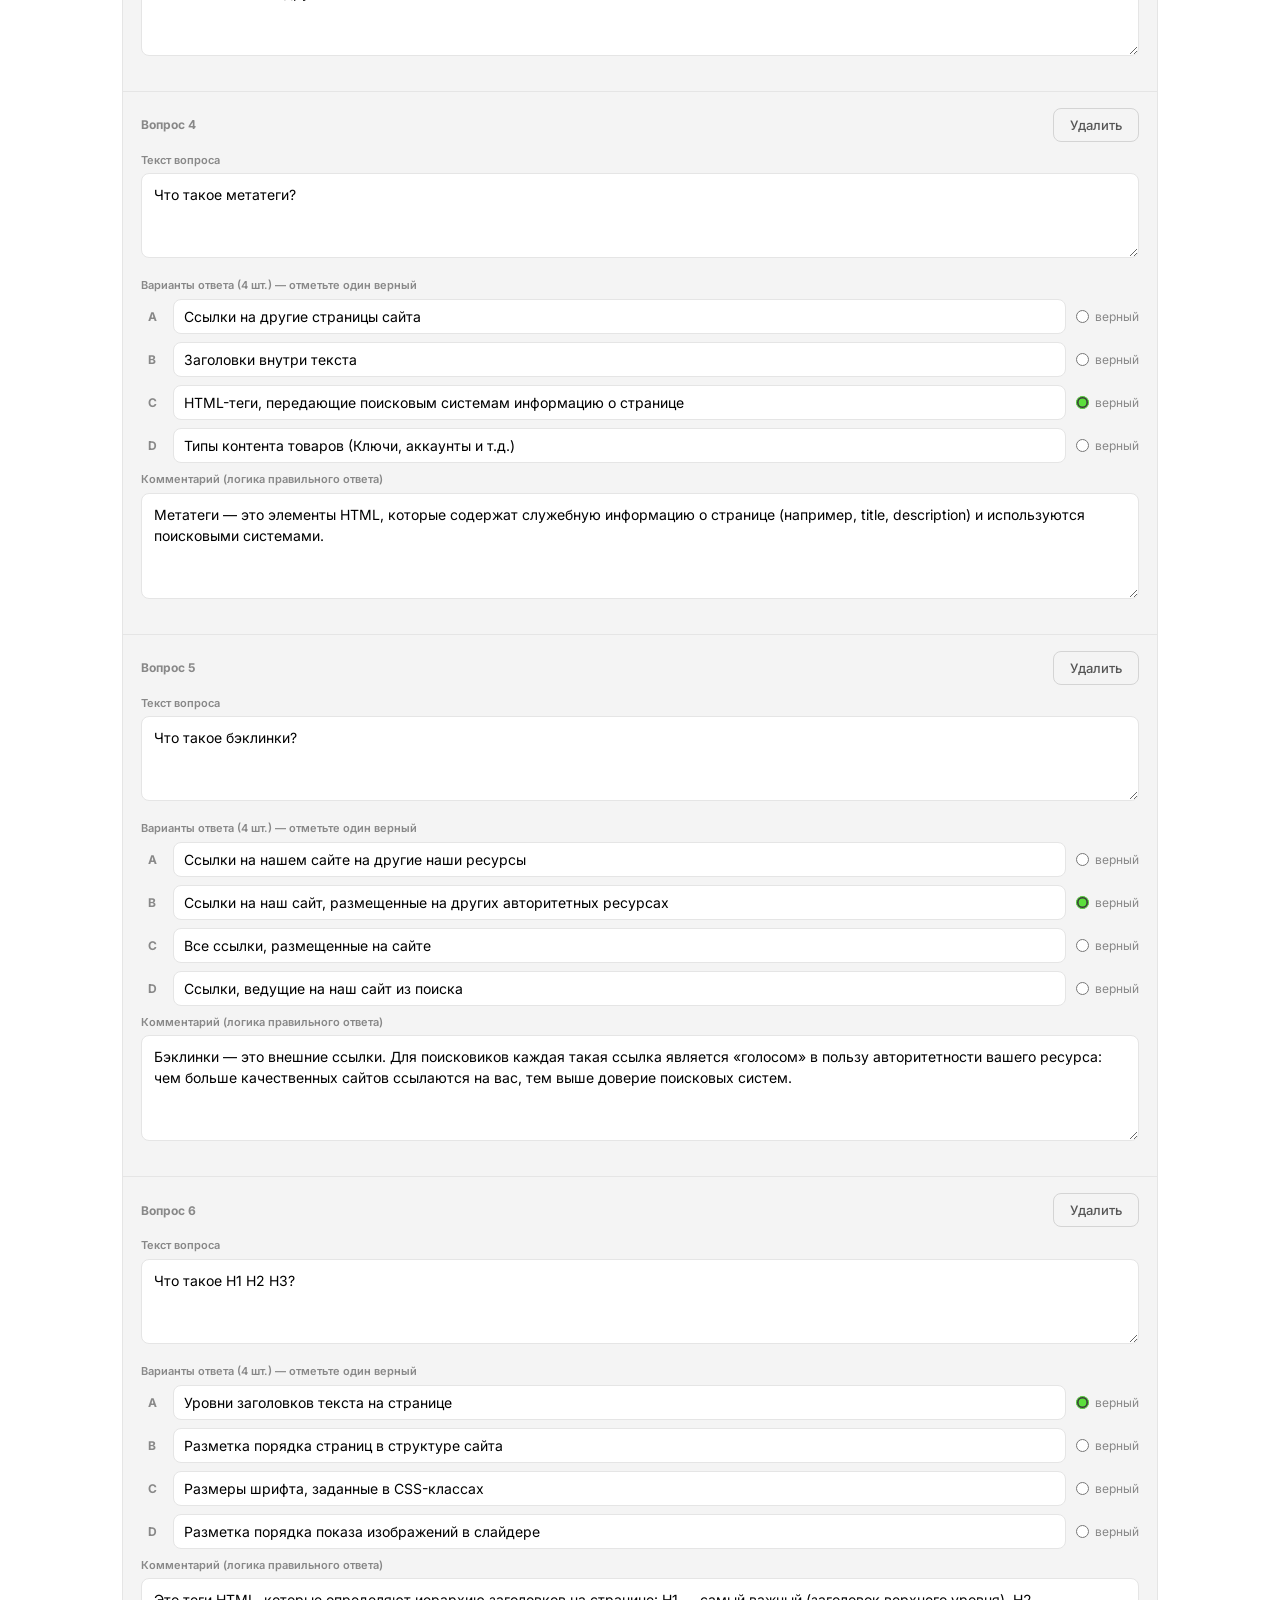
<file: admin.html>
<!DOCTYPE html>
<html lang="ru">
<head>
  <meta charset="UTF-8" />
  <meta name="viewport" content="width=device-width, initial-scale=1.0" />
  <title>GGSEL — Редактирование вопросов</title>
  <link rel="stylesheet" href="style.css" />
  <link rel="stylesheet" href="admin.css" />
</head>
<body class="admin-page">

  <header class="site-header">
    <div class="header-inner">
      <a class="logo" href="index.html"><img src="logo-ggsel.svg" alt="GGSEL" height="28" /></a>
      <div class="header-meta">Локальное редактирование · сохраните JSON в репозиторий</div>
    </div>
  </header>

  <main class="container admin-container">
    <section class="admin-hero">
      <h1>Админка вопросов</h1>
      <p class="hero-sub">Для каждого вопроса задайте четыре варианта, отметьте верный и заполните комментарий в поле <code class="inline-code">answer</code>. Затем скачайте <code class="inline-code">data/questions.json</code> и замените файл в проекте. После — коммит и деплой на GitHub Pages.</p>

      <div class="admin-toolbar">
        <label class="btn-file">
          Загрузить JSON
          <input type="file" id="fileInput" accept=".json,application/json" hidden />
        </label>
        <button type="button" class="admin-btn primary" id="btnReload">Загрузить с сервера</button>
        <button type="button" class="admin-btn" id="btnDownload">Скачать questions.json</button>
        <button type="button" class="admin-btn" id="btnAddSection">+ Раздел</button>
      </div>
      <p id="adminStatus" class="admin-status" role="status"></p>
    </section>

    <div id="adminRoot"></div>
  </main>

  <footer class="site-footer">
    <p>GGSEL · <a class="footer-link" href="index.html">К тесту</a></p>
  </footer>

  <script src="admin.js"></script>
</body>
</html>
</file>
<file: style.css>
/* ===========================
   CSS-переменные — айдентика GGSEL (светлая тема)
   =========================== */
@import url('https://fonts.googleapis.com/css2?family=Inter:wght@400;500;600;700;800&display=swap');

:root {
  --bg:          #ffffff;
  --surface:     #f4f4f4;
  --surface-2:   #eaeaea;
  --border:      #e5e5e5;
  --border-2:    #d4d4d4;
  --accent:      #5bdf3c;
  --accent-hover:#4bcf2e;
  --accent-dim:  rgba(91, 223, 60, 0.08);
  --accent-glow: rgba(91, 223, 60, 0.18);
  --incorrect-red: #F23A2C;
  --text:        #1a1a1a;
  --text-muted:  #888888;
  --text-dim:    #555555;
  --radius:      16px;
  --radius-sm:   8px;
  --transition:  0.18s ease;
}

*, *::before, *::after { box-sizing: border-box; margin: 0; padding: 0; }
html { scroll-behavior: smooth; }

body {
  background-color: var(--bg);
  color: var(--text);
  font-family: 'Inter', sans-serif;
  font-size: 15px;
  line-height: 1.6;
  min-height: 100vh;
}

.site-header {
  position: sticky;
  top: 0;
  z-index: 100;
  background: rgba(255, 255, 255, 0.92);
  backdrop-filter: blur(14px);
  border-bottom: 1px solid var(--border);
  padding: 13px 0;
}

.header-inner {
  max-width: 1100px;
  margin: 0 auto;
  padding: 0 32px;
  display: flex;
  align-items: center;
  justify-content: space-between;
}

.logo {
  display: flex;
  align-items: center;
}
.logo img {
  display: block;
  height: 28px;
  width: auto;
}

.header-meta {
  font-size: 11px;
  font-weight: 600;
  letter-spacing: 0.1em;
  text-transform: uppercase;
  color: var(--text-muted);
}

.container {
  max-width: 1100px;
  margin: 0 auto;
  padding: 0 32px 80px;
}

.hero {
  padding: 52px 0 36px;
  border-bottom: 1px solid var(--border);
  margin-bottom: 32px;
}

.hero h1 {
  font-weight: 800;
  font-size: clamp(26px, 4.5vw, 38px);
  letter-spacing: -0.8px;
  line-height: 1.15;
  color: var(--text);
  margin-bottom: 8px;
}

.hero-sub {
  color: var(--text-dim);
  font-size: 14px;
  margin-bottom: 28px;
}

.progress-bar-wrap {
  background: var(--surface);
  border-radius: 99px;
  height: 5px;
  overflow: hidden;
  margin-bottom: 8px;
}

.progress-bar {
  height: 100%;
  border-radius: 99px;
  width: 100%;
  transition: width 0.4s cubic-bezier(.4,0,.2,1);
  display: flex;
  flex-direction: row;
}
.progress-bar-line{
  height: 100%;
  width: 0%;
  background-color: var(--accent);
}
.progress-bar-line.red{
  background-color: var(--incorrect-red);
}

.progress-label {
  font-size: 12px;
  color: var(--text-muted);
  font-weight: 500;
}

/* --- Боковая панель (навигация + прогресс) --- */
.side-panel {
  position: fixed;
  right: 24px;
  top: 50%;
  transform: translateY(-50%);
  display: flex;
  flex-direction: column;
  align-items: center;
  gap: 24px;
  z-index: 90;
}

.side-nav {
  display: flex;
  flex-direction: column;
  gap: 6px;
}

.filter-btn {
  background: var(--surface);
  border: 1px solid var(--border);
  color: var(--text-dim);
  font-family: 'Inter', sans-serif;
  font-weight: 500;
  font-size: 12px;
  padding: 6px 14px;
  border-radius: 99px;
  cursor: pointer;
  transition: all var(--transition);
  white-space: nowrap;
  text-align: center;
}

.filter-btn:hover {
  border-color: var(--border-2);
  color: var(--text);
  background: var(--surface-2);
}

.filter-btn.active {
  background: var(--accent);
  border-color: var(--accent);
  color: #1a1a1a;
  font-weight: 600;
}

.question-section { margin-bottom: 52px; }
.question-section.hidden { display: none; }

.section-title {
  font-size: 28px;
  font-weight: 800;
  letter-spacing: -0.5px;
  text-transform: lowercase;
  color: var(--text);
  margin-bottom: 20px;
  display: flex;
  align-items: center;
  gap: 10px;
}

.section-icon { font-size: 24px; }

.questions-grid {
  display: grid;
  grid-template-columns: 1fr;
  gap: 12px;
}

.card {
  background: var(--surface);
  border: 1px solid transparent;
  border-radius: var(--radius);
  display: flex;
  flex-direction: row;
  overflow: hidden;
  transition: border-color var(--transition), background var(--transition), box-shadow var(--transition);
  animation: fadeIn 0.25s ease both;
}

.card:hover {
  border-color: var(--border-2);
  background: var(--surface-2);
}

.card.is-open {
  border-color: var(--accent);
  background: #fbfffb;
  box-shadow: 0 0 0 1px var(--accent);
}
.card.is-open.incorrect{
  background-color: #fffafa;
  border-color: #e07878;
  box-shadow: 0 0 0 1px #e07878;
}
.card.is-open.incorrect .card-number{
  color: var(--incorrect-red);
}
.card.is-open.incorrect .answer-block{
  background-color: #df3c3c14;
  border-left: 2px solid #ff3e3e;
}


.card-number {
  font-size: 11px;
  font-weight: 700;
  color: var(--text-muted);
  letter-spacing: 0.06em;
  padding: 20px 14px 20px 20px;
  min-width: 50px;
  display: flex;
  align-items: flex-start;
  transition: color var(--transition);
  font-variant-numeric: tabular-nums;
}

.card.is-open .card-number { color: var(--accent-hover); }

.card-body {
  padding: 16px 20px;
  flex: 1;
  display: flex;
  flex-direction: column;
  gap: 12px;
}

.question-text {
  color: var(--text);
  font-size: 14.5px;
  font-weight: 500;
  line-height: 1.55;
}

.answer-block {
  background: var(--accent-dim);
  border-left: 2px solid var(--accent);
  border-radius: 0 var(--radius-sm) var(--radius-sm) 0;
  padding: 12px 14px;
  font-size: 14px;
  color: var(--text-dim);
  animation: slideDown 0.18s ease;
}

.answer-block.hidden { display: none; }

.mcq-feedback {
  font-size: 14px;
  font-weight: 600;
  color: var(--text-dim);
  margin: 0;
}

.mcq-explanation {
  margin-top: 8px;
  font-size: 13px;
  font-weight: 500;
  color: var(--text-dim);
  line-height: 1.55;
}

.quiz-options {
  display: flex;
  flex-direction: column;
  gap: 8px;
  margin-top: 2px;
}

.quiz-option {
  display: flex;
  align-items: flex-start;
  gap: 10px;
  padding: 10px 12px;
  border: 1px solid var(--border);
  border-radius: var(--radius-sm);
  background: var(--bg);
  cursor: pointer;
  transition: border-color var(--transition), background var(--transition);
}

.quiz-option:hover {
  border-color: var(--border-2);
  background: var(--surface);
}

.quiz-option-letter {
  flex-shrink: 0;
  font-size: 12px;
  font-weight: 700;
  color: var(--text-muted);
  min-width: 18px;
}

.quiz-option input[type="radio"] {
  flex-shrink: 0;
  margin: 2px 0 0 0;
  accent-color: var(--accent);
  cursor: pointer;
}

.quiz-option-text {
  flex: 1;
  font-size: 14px;
  line-height: 1.45;
  color: var(--text);
}

.card.is-open .quiz-option.is-correct-answer {
  border-color: var(--accent);
  background: var(--accent-dim);
}

.card.is-open .quiz-option.is-user-choice.is-wrong-choice {
  border-color: #e07878;
  background: #fef2f2;
}

.card.is-open .quiz-option.is-user-choice:not(.is-wrong-choice) {
  border-color: var(--accent);
}

.quiz-error {
  color: #b42318;
  font-size: 14px;
  padding: 16px;
  background: #fef3f2;
  border: 1px solid #fecdca;
  border-radius: var(--radius-sm);
  margin-bottom: 24px;
}

.footer-link {
  color: inherit;
  text-decoration: underline;
  text-underline-offset: 2px;
}

.footer-link:hover {
  color: var(--accent-hover);
}

.toggle-btn {
  align-self: flex-start;
  background: transparent;
  border: 1px solid var(--border-2);
  color: var(--text-muted);
  font-family: 'Inter', sans-serif;
  font-weight: 500;
  font-size: 12px;
  padding: 5px 14px;
  border-radius: var(--radius-sm);
  cursor: pointer;
  transition: all var(--transition);
  margin-top: auto;
}

.toggle-btn:hover {
  border-color: var(--accent);
  color: var(--accent-hover);
  background: var(--accent-dim);
}

.card.is-open .toggle-btn {
  background: var(--accent-dim);
  border-color: var(--accent);
  color: var(--accent-hover);
}

.site-footer {
  text-align: center;
  padding: 24px;
  border-top: 1px solid var(--border);
  color: var(--text-muted);
  font-size: 12px;
  letter-spacing: 0.05em;
}

.side-progress {
  display: flex;
  flex-direction: column;
  align-items: center;
  gap: 10px;
}

.side-progress-track {
  width: 6px;
  height: 200px;
  background: var(--surface-2);
  border-radius: 99px;
  overflow: hidden;
  display: flex;
  flex-direction: column;
  justify-content: flex-end;
}

.side-progress-fill {
  width: 100%;
  height: 100%;
  /* background: var(--accent); */
  border-radius: 99px;
  transition: height 0.4s cubic-bezier(.4,0,.2,1);
  display: flex;
  flex-direction: column;
  justify-content: flex-end;
}
.side-progress-fill-line {
  width: 100%;
  height: 0%;
  background: var(--accent);
}
.side-progress-fill-line.red {
  background: var(--incorrect-red);
}

.side-progress-label {
  font-size: 11px;
  font-weight: 700;
  color: var(--text-muted);
  white-space: nowrap;
}

@keyframes fadeIn {
  from { opacity: 0; transform: translateY(5px); }
  to   { opacity: 1; transform: translateY(0); }
}

@keyframes slideDown {
  from { opacity: 0; transform: translateY(-3px); }
  to   { opacity: 1; transform: translateY(0); }
}

@media (max-width: 600px) {
  .side-panel { display: none; }
  .card-number { padding: 16px 16px 0 16px; }
  .card-body   { padding: 6px 16px 16px; }
  .hero h1     { font-size: 24px; }
  .section-title { font-size: 22px; }
}
</file>
<file: admin.css>
.admin-page .admin-container {
  padding-bottom: 64px;
}

.admin-hero {
  padding: 40px 0 28px;
  border-bottom: 1px solid var(--border);
  margin-bottom: 28px;
}

.admin-hero h1 {
  font-weight: 800;
  font-size: clamp(22px, 3.5vw, 30px);
  letter-spacing: -0.5px;
  margin-bottom: 10px;
}

.inline-code {
  font-family: ui-monospace, monospace;
  font-size: 0.92em;
  background: var(--surface);
  padding: 2px 6px;
  border-radius: 4px;
}

.admin-toolbar {
  display: flex;
  flex-wrap: wrap;
  gap: 10px;
  margin-top: 20px;
  align-items: center;
}

.admin-btn {
  font-family: 'Inter', sans-serif;
  font-weight: 500;
  font-size: 13px;
  padding: 8px 16px;
  border-radius: var(--radius-sm);
  border: 1px solid var(--border-2);
  background: var(--surface);
  color: var(--text-dim);
  cursor: pointer;
  transition: all var(--transition);
}

.admin-btn:hover {
  border-color: var(--accent);
  color: var(--text);
  background: var(--accent-dim);
}

.admin-btn.primary {
  background: var(--accent);
  border-color: var(--accent);
  color: #1a1a1a;
  font-weight: 600;
}

.admin-btn.primary:hover {
  background: var(--accent-hover);
  border-color: var(--accent-hover);
}

.btn-file {
  display: inline-flex;
  align-items: center;
  font-family: 'Inter', sans-serif;
  font-weight: 500;
  font-size: 13px;
  padding: 8px 16px;
  border-radius: var(--radius-sm);
  border: 1px solid var(--border-2);
  background: var(--bg);
  color: var(--text-dim);
  cursor: pointer;
  transition: all var(--transition);
}

.btn-file:hover {
  border-color: var(--accent);
  color: var(--text);
}

.admin-status {
  margin-top: 14px;
  font-size: 13px;
  color: var(--text-muted);
  min-height: 1.2em;
}

.admin-status.error {
  color: #b42318;
}

.admin-section-block {
  border: 1px solid var(--border);
  border-radius: var(--radius);
  margin-bottom: 20px;
  overflow: hidden;
  background: var(--surface);
}

.admin-section-head {
  display: flex;
  flex-wrap: wrap;
  gap: 12px;
  align-items: flex-end;
  padding: 16px 18px;
  background: var(--surface-2);
  border-bottom: 1px solid var(--border);
}

.admin-field {
  display: flex;
  flex-direction: column;
  gap: 4px;
}

.admin-field label {
  font-size: 11px;
  font-weight: 600;
  text-transform: uppercase;
  letter-spacing: 0.06em;
  color: var(--text-muted);
}

.admin-field input {
  font-family: 'Inter', sans-serif;
  font-size: 14px;
  padding: 8px 10px;
  border: 1px solid var(--border);
  border-radius: var(--radius-sm);
  background: var(--bg);
  min-width: 120px;
}

.admin-field input:focus {
  outline: none;
  border-color: var(--accent);
}

.admin-field.id-field input {
  font-family: ui-monospace, monospace;
  font-size: 12px;
  color: var(--text-muted);
}

.admin-section-actions {
  margin-left: auto;
  display: flex;
  gap: 8px;
}

.admin-section-actions button {
  font-size: 12px;
  padding: 6px 12px;
}

.admin-question {
  padding: 16px 18px;
  border-bottom: 1px solid var(--border);
}

.admin-question:last-child {
  border-bottom: none;
}

.admin-question-head {
  display: flex;
  justify-content: space-between;
  align-items: center;
  margin-bottom: 10px;
}

.admin-question-num {
  font-size: 12px;
  font-weight: 700;
  color: var(--text-muted);
}

.admin-question textarea.ta-q {
  width: 100%;
  font-family: 'Inter', sans-serif;
  font-size: 14px;
  line-height: 1.5;
  padding: 10px 12px;
  border: 1px solid var(--border);
  border-radius: var(--radius-sm);
  background: var(--bg);
  resize: vertical;
  margin-bottom: 12px;
}

.admin-question textarea.ta-q:focus {
  outline: none;
  border-color: var(--accent);
}

.admin-question textarea.ta-a {
  width: 100%;
  font-family: 'Inter', sans-serif;
  font-size: 14px;
  line-height: 1.5;
  padding: 10px 12px;
  border: 1px solid var(--border);
  border-radius: var(--radius-sm);
  background: var(--bg);
  resize: vertical;
  margin-bottom: 12px;
}

.admin-question textarea.ta-a:focus {
  outline: none;
  border-color: var(--accent);
}

.admin-options {
  margin-bottom: 4px;
}

.admin-opt-row {
  display: grid;
  grid-template-columns: 22px minmax(0, 1fr) auto;
  gap: 10px;
  align-items: center;
  margin-bottom: 8px;
}

.admin-opt-row .opt-letter {
  font-size: 12px;
  font-weight: 700;
  color: var(--text-muted);
  text-align: center;
}

.admin-opt-row .inp-opt {
  width: 100%;
  font-family: 'Inter', sans-serif;
  font-size: 14px;
  padding: 8px 10px;
  border: 1px solid var(--border);
  border-radius: var(--radius-sm);
  background: var(--bg);
}

.admin-opt-row .inp-opt:focus {
  outline: none;
  border-color: var(--accent);
}

.opt-correct-lbl {
  display: inline-flex;
  align-items: center;
  gap: 6px;
  font-size: 12px;
  color: var(--text-muted);
  cursor: pointer;
  white-space: nowrap;
}

.opt-correct-lbl input {
  accent-color: var(--accent);
  cursor: pointer;
}

.admin-question .q-label {
  font-size: 11px;
  font-weight: 600;
  color: var(--text-muted);
  margin-bottom: 4px;
}

.admin-add-q {
  margin: 12px 18px 18px;
}

@media (max-width: 600px) {
  .admin-section-head {
    flex-direction: column;
    align-items: stretch;
  }
  .admin-section-actions {
    margin-left: 0;
  }
  .admin-opt-row {
    grid-template-columns: 22px 1fr;
    grid-template-rows: auto auto;
  }
  .admin-opt-row .opt-correct-lbl {
    grid-column: 2 / -1;
  }
}
</file>
